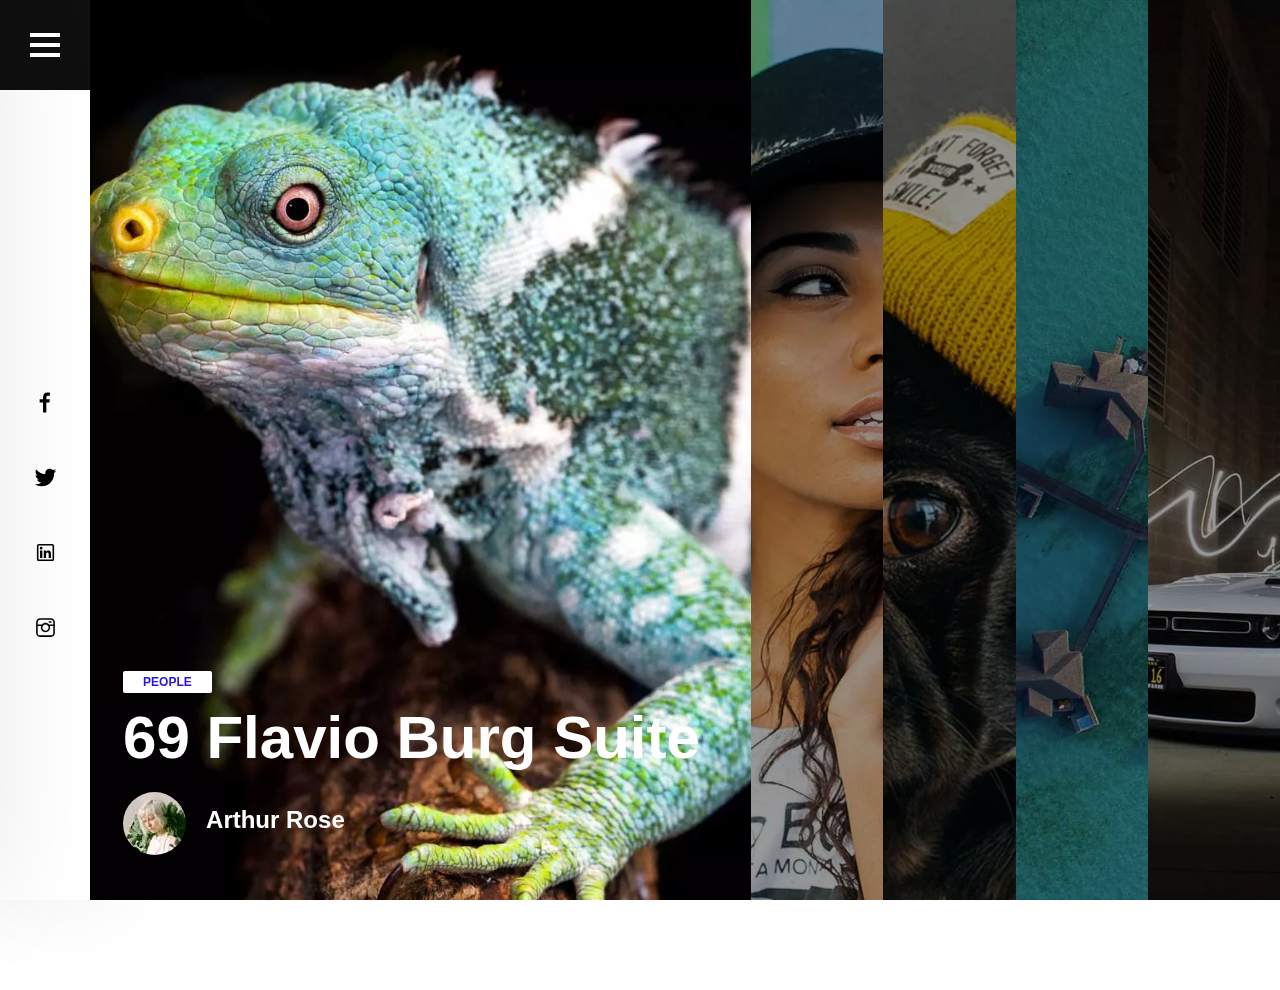
<file: index.html>
<!DOCTYPE html>
<html lang="en">

<head>
  <meta charset="UTF-8">
  <meta name="viewport" content="width=device-width, initial-scale=1.0">
  <title>Tulen</title>
  <link rel="stylesheet" href="home.css">
</head>

<body>
  <div id="background1">
    <div id="menu">
      <div id="btnmenu">
        <input id="check1" type="checkbox">
        <div id="aba">
          <div id="orgTITULO">
            <div id="btnclose">
              <svg id="setaE" version="1.1" xmlns="http://www.w3.org/2000/svg"
                xmlns:xlink="http://www.w3.org/1999/xlink" width="30" height="50" viewBox="0 0 20 20">
                <path fill="#fff"
                  d="M0.646 10.146l6-6c0.195-0.195 0.512-0.195 0.707 0s0.195 0.512 0 0.707l-5.146 5.146h16.293c0.276 0 0.5 0.224 0.5 0.5s-0.224 0.5-0.5 0.5h-16.293l5.146 5.146c0.195 0.195 0.195 0.512 0 0.707-0.098 0.098-0.226 0.146-0.354 0.146s-0.256-0.049-0.354-0.146l-6-6c-0.195-0.195-0.195-0.512 0-0.707z">
                </path>
              </svg>
            </div>
            <div id="titulo"><img src="img/logo.png" alt=""></div>
          </div>
          <div id="orgMID">
            <a id="menupag1" href="index.html">Home</a>
            <a class="menupag" href="About.html">About</a>
            <a class="menupag" href="gallery.html">Gallery</a>
            <a class="menupag" href="Blog.html">Blog</a>
            <a class="menupag" href="Contact.html">Contact</a>
          </div>
          <div id="redessociais2">
            <svg class="rd2" xmlns="http://www.w3.org/2000/svg" x="0px" y="0px" width="25" height="25"
              viewBox="0 0 30 30">
              <path
                d="M12,27V15H8v-4h4V8.852C12,4.785,13.981,3,17.361,3c1.619,0,2.475,0.12,2.88,0.175V7h-2.305C16.501,7,16,7.757,16,9.291V11 h4.205l-0.571,4H16v12H12z">
              </path>
            </svg><svg class="rd2" xmlns="http://www.w3.org/2000/svg" x="0px" y="0px" width="25" height="25"
              viewBox="0 0 30 30">
              <path
                d="M28,6.937c-0.957,0.425-1.985,0.711-3.064,0.84c1.102-0.66,1.947-1.705,2.345-2.951c-1.03,0.611-2.172,1.055-3.388,1.295 c-0.973-1.037-2.359-1.685-3.893-1.685c-2.946,0-5.334,2.389-5.334,5.334c0,0.418,0.048,0.826,0.138,1.215 c-4.433-0.222-8.363-2.346-10.995-5.574C3.351,6.199,3.088,7.115,3.088,8.094c0,1.85,0.941,3.483,2.372,4.439 c-0.874-0.028-1.697-0.268-2.416-0.667c0,0.023,0,0.044,0,0.067c0,2.585,1.838,4.741,4.279,5.23 c-0.447,0.122-0.919,0.187-1.406,0.187c-0.343,0-0.678-0.034-1.003-0.095c0.679,2.119,2.649,3.662,4.983,3.705 c-1.825,1.431-4.125,2.284-6.625,2.284c-0.43,0-0.855-0.025-1.273-0.075c2.361,1.513,5.164,2.396,8.177,2.396 c9.812,0,15.176-8.128,15.176-15.177c0-0.231-0.005-0.461-0.015-0.69C26.38,8.945,27.285,8.006,28,6.937z">
              </path>
            </svg><svg class="rd2" xmlns="http://www.w3.org/2000/svg" x="0px" y="0px" width="25" height="25"
              viewBox="0 0 32 32">
              <path
                d="M 7.5 5 C 6.132813 5 5 6.132813 5 7.5 L 5 24.5 C 5 25.867188 6.132813 27 7.5 27 L 24.5 27 C 25.867188 27 27 25.867188 27 24.5 L 27 7.5 C 27 6.132813 25.867188 5 24.5 5 Z M 7.5 7 L 24.5 7 C 24.785156 7 25 7.214844 25 7.5 L 25 24.5 C 25 24.785156 24.785156 25 24.5 25 L 7.5 25 C 7.214844 25 7 24.785156 7 24.5 L 7 7.5 C 7 7.214844 7.214844 7 7.5 7 Z M 10.4375 8.71875 C 9.488281 8.71875 8.71875 9.488281 8.71875 10.4375 C 8.71875 11.386719 9.488281 12.15625 10.4375 12.15625 C 11.386719 12.15625 12.15625 11.386719 12.15625 10.4375 C 12.15625 9.488281 11.386719 8.71875 10.4375 8.71875 Z M 19.46875 13.28125 C 18.035156 13.28125 17.082031 14.066406 16.6875 14.8125 L 16.625 14.8125 L 16.625 13.5 L 13.8125 13.5 L 13.8125 23 L 16.75 23 L 16.75 18.3125 C 16.75 17.074219 16.996094 15.875 18.53125 15.875 C 20.042969 15.875 20.0625 17.273438 20.0625 18.375 L 20.0625 23 L 23 23 L 23 17.78125 C 23 15.226563 22.457031 13.28125 19.46875 13.28125 Z M 9 13.5 L 9 23 L 11.96875 23 L 11.96875 13.5 Z">
              </path>
            </svg><svg class="rd2" xmlns="http://www.w3.org/2000/svg" x="0px" y="0px" width="25" height="25"
              viewBox="0 0 48 48">
              <path
                d="M 13.5 6 C 9.3754991 6 6 9.3754991 6 13.5 L 6 34.5 C 6 38.624501 9.3754991 42 13.5 42 L 34.5 42 C 38.624501 42 42 38.624501 42 34.5 L 42 13.5 C 42 9.3754991 38.624501 6 34.5 6 L 13.5 6 z M 13.5 9 L 34.5 9 C 37.003499 9 39 10.996501 39 13.5 L 39 18 L 30.599609 18 C 28.950631 16.186543 26.631199 15 24 15 C 21.368801 15 19.049369 16.186543 17.400391 18 L 9 18 L 9 13.5 C 9 10.996501 10.996501 9 13.5 9 z M 31.5 12 A 1.50015 1.50015 0 1 0 31.5 15 L 34.5 15 A 1.50015 1.50015 0 1 0 34.5 12 L 31.5 12 z M 24 18 C 27.331479 18 30 20.668523 30 24 C 30 27.331477 27.331479 30 24 30 C 20.668521 30 18 27.331477 18 24 C 18 20.668523 20.668521 18 24 18 z M 9 21 L 15.607422 21 C 15.265966 21.948081 15 22.937567 15 24 C 15 28.952794 19.047202 33 24 33 C 28.952798 33 33 28.952794 33 24 C 33 22.937567 32.734034 21.948081 32.392578 21 L 39 21 L 39 34.5 C 39 37.003499 37.003499 39 34.5 39 L 13.5 39 C 10.996501 39 9 37.003499 9 34.5 L 9 21 z">
              </path>
            </svg>
          </div>
          <p id="txt1">Copyright ©2025 All rights reserved | This template is made with by Colorlib</p>
        </div>
        <div id="listrasbrancas">
          <div id="listrasbrancas2"></div>
        </div>
      </div>
      <div id="redessociais">
        <svg xmlns="http://www.w3.org/2000/svg" x="0px" y="0px" width="25" height="25" viewBox="0 0 30 30">
          <path
            d="M12,27V15H8v-4h4V8.852C12,4.785,13.981,3,17.361,3c1.619,0,2.475,0.12,2.88,0.175V7h-2.305C16.501,7,16,7.757,16,9.291V11 h4.205l-0.571,4H16v12H12z">
          </path>
        </svg><svg xmlns="http://www.w3.org/2000/svg" x="0px" y="0px" width="25" height="25" viewBox="0 0 30 30">
          <path
            d="M28,6.937c-0.957,0.425-1.985,0.711-3.064,0.84c1.102-0.66,1.947-1.705,2.345-2.951c-1.03,0.611-2.172,1.055-3.388,1.295 c-0.973-1.037-2.359-1.685-3.893-1.685c-2.946,0-5.334,2.389-5.334,5.334c0,0.418,0.048,0.826,0.138,1.215 c-4.433-0.222-8.363-2.346-10.995-5.574C3.351,6.199,3.088,7.115,3.088,8.094c0,1.85,0.941,3.483,2.372,4.439 c-0.874-0.028-1.697-0.268-2.416-0.667c0,0.023,0,0.044,0,0.067c0,2.585,1.838,4.741,4.279,5.23 c-0.447,0.122-0.919,0.187-1.406,0.187c-0.343,0-0.678-0.034-1.003-0.095c0.679,2.119,2.649,3.662,4.983,3.705 c-1.825,1.431-4.125,2.284-6.625,2.284c-0.43,0-0.855-0.025-1.273-0.075c2.361,1.513,5.164,2.396,8.177,2.396 c9.812,0,15.176-8.128,15.176-15.177c0-0.231-0.005-0.461-0.015-0.69C26.38,8.945,27.285,8.006,28,6.937z">
          </path>
        </svg><svg xmlns="http://www.w3.org/2000/svg" x="0px" y="0px" width="25" height="25" viewBox="0 0 32 32">
          <path
            d="M 7.5 5 C 6.132813 5 5 6.132813 5 7.5 L 5 24.5 C 5 25.867188 6.132813 27 7.5 27 L 24.5 27 C 25.867188 27 27 25.867188 27 24.5 L 27 7.5 C 27 6.132813 25.867188 5 24.5 5 Z M 7.5 7 L 24.5 7 C 24.785156 7 25 7.214844 25 7.5 L 25 24.5 C 25 24.785156 24.785156 25 24.5 25 L 7.5 25 C 7.214844 25 7 24.785156 7 24.5 L 7 7.5 C 7 7.214844 7.214844 7 7.5 7 Z M 10.4375 8.71875 C 9.488281 8.71875 8.71875 9.488281 8.71875 10.4375 C 8.71875 11.386719 9.488281 12.15625 10.4375 12.15625 C 11.386719 12.15625 12.15625 11.386719 12.15625 10.4375 C 12.15625 9.488281 11.386719 8.71875 10.4375 8.71875 Z M 19.46875 13.28125 C 18.035156 13.28125 17.082031 14.066406 16.6875 14.8125 L 16.625 14.8125 L 16.625 13.5 L 13.8125 13.5 L 13.8125 23 L 16.75 23 L 16.75 18.3125 C 16.75 17.074219 16.996094 15.875 18.53125 15.875 C 20.042969 15.875 20.0625 17.273438 20.0625 18.375 L 20.0625 23 L 23 23 L 23 17.78125 C 23 15.226563 22.457031 13.28125 19.46875 13.28125 Z M 9 13.5 L 9 23 L 11.96875 23 L 11.96875 13.5 Z">
          </path>
        </svg><svg xmlns="http://www.w3.org/2000/svg" x="0px" y="0px" width="25" height="25" viewBox="0 0 48 48">
          <path
            d="M 13.5 6 C 9.3754991 6 6 9.3754991 6 13.5 L 6 34.5 C 6 38.624501 9.3754991 42 13.5 42 L 34.5 42 C 38.624501 42 42 38.624501 42 34.5 L 42 13.5 C 42 9.3754991 38.624501 6 34.5 6 L 13.5 6 z M 13.5 9 L 34.5 9 C 37.003499 9 39 10.996501 39 13.5 L 39 18 L 30.599609 18 C 28.950631 16.186543 26.631199 15 24 15 C 21.368801 15 19.049369 16.186543 17.400391 18 L 9 18 L 9 13.5 C 9 10.996501 10.996501 9 13.5 9 z M 31.5 12 A 1.50015 1.50015 0 1 0 31.5 15 L 34.5 15 A 1.50015 1.50015 0 1 0 34.5 12 L 31.5 12 z M 24 18 C 27.331479 18 30 20.668523 30 24 C 30 27.331477 27.331479 30 24 30 C 20.668521 30 18 27.331477 18 24 C 18 20.668523 20.668521 18 24 18 z M 9 21 L 15.607422 21 C 15.265966 21.948081 15 22.937567 15 24 C 15 28.952794 19.047202 33 24 33 C 28.952798 33 33 28.952794 33 24 C 33 22.937567 32.734034 21.948081 32.392578 21 L 39 21 L 39 34.5 C 39 37.003499 37.003499 39 34.5 39 L 13.5 39 C 10.996501 39 9 37.003499 9 34.5 L 9 21 z">
          </path>
        </svg>

      </div>
    </div>
    <div id="imagens">
      <div class="item" id="mulher">
        <span class="txt">
          <div>
            <div class="txtP">people</div>
          </div>
          <h2>69 Flavio Burg Suite Arthur Rose</h2>
            <div class="autor"><img class="imgA" src="img/home/author.jpg" alt=""><h4>Arthur Rose</h4></div>
        </span>
      </div>
      <div class="item" id="cao">
        <span class="txt">
          <div>
            <div class="txtP">people</div>
          </div>
          <h2>69 Flavio Burg Suite </h2>
            <div class="autor"><img class="imgA" src="img/home/author.jpg" alt=""><h4>Arthur Rose</h4></div>
        </span>
      </div>
      <div class="item" id="mar">
        <span class="txt">
          <div>
            <div class="txtP"> people</div>
          </div>
          <h2>69 Flavio Burg Suite </h2>
            <div class="autor"><img class="imgA" src="img/home/author.jpg" alt=""><h4>Arthur Rose</h4></div>
        </span>
      </div>
      <div class="item" id="car">
        <span class="txt">
          <div>
            <div class="txtP"> people</div>
          </div>
          <h2>69 Flavio Burg Suite </h2>
            <div class="autor"><img class="imgA" src="img/home/author.jpg" alt=""><h4>Arthur Rose</h4></div>
        </span>
      </div>
      <div class="item" id="calango">
        <span class="txt">
          <div>
            <div class="txtP"> people</div>
          </div>
          <h2>69 Flavio Burg Suite </h2>
          <div class="autor"><img class="imgA" src="img/home/author.jpg" alt=""><h4>Arthur Rose</h4></div>
        </span>
      </div>

    </div>

  </div>





</body>

</html>
</file>
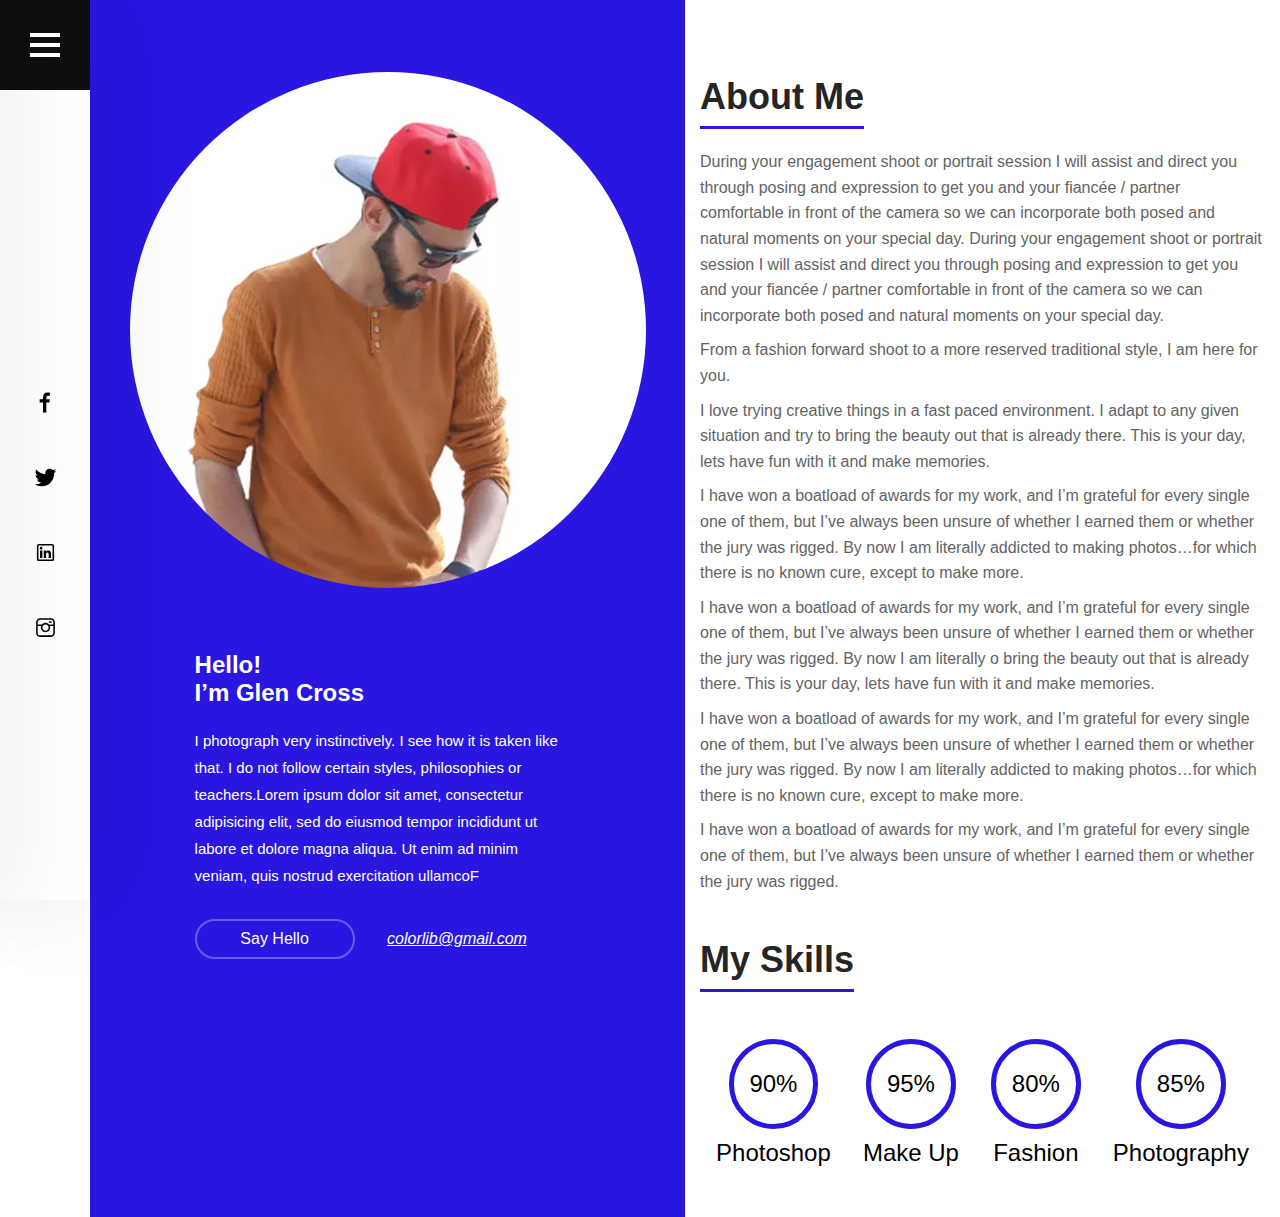
<file: About.html>
<!DOCTYPE html>
<html lang="en">

<head>
    <meta charset="UTF-8">
    <meta name="viewport" content="width=device-width, initial-scale=1.0">
    <title>About</title>
    <link rel="stylesheet" href="About.css">
</head>

<body>
    <div id="background1">
        <div id="menu">
            <div id="btnmenu">
                <input id="check1" type="checkbox">
                <div id="aba">
                    <div id="orgTITULO">
                        <div id="btnclose">
                            <svg id="setaE" version="1.1" xmlns="http://www.w3.org/2000/svg"
                                xmlns:xlink="http://www.w3.org/1999/xlink" width="30" height="50" viewBox="0 0 20 20">
                                <path fill="#fff"
                                    d="M0.646 10.146l6-6c0.195-0.195 0.512-0.195 0.707 0s0.195 0.512 0 0.707l-5.146 5.146h16.293c0.276 0 0.5 0.224 0.5 0.5s-0.224 0.5-0.5 0.5h-16.293l5.146 5.146c0.195 0.195 0.195 0.512 0 0.707-0.098 0.098-0.226 0.146-0.354 0.146s-0.256-0.049-0.354-0.146l-6-6c-0.195-0.195-0.195-0.512 0-0.707z">
                                </path>
                            </svg>
                        </div>
                        <div id="titulo"><img src="img/logo.png" alt=""></div>
                    </div>
                    <div id="orgMID">
                        <a class="menupag" href="index.html">Home</a>
                        <a id="menupag1" href="About.html">About</a>
                        <a class="menupag" href="gallery.html">Gallery</a>
                        <a class="menupag" href="Blog.html">Blog</a>
                        <a class="menupag" href="Contact.html">Contact</a>
                    </div>
                    <div id="redessociais2">
                        <svg class="rd2" xmlns="http://www.w3.org/2000/svg" x="0px" y="0px" width="25" height="25"
                            viewBox="0 0 30 30">
                            <path
                                d="M12,27V15H8v-4h4V8.852C12,4.785,13.981,3,17.361,3c1.619,0,2.475,0.12,2.88,0.175V7h-2.305C16.501,7,16,7.757,16,9.291V11 h4.205l-0.571,4H16v12H12z">
                            </path>
                        </svg><svg class="rd2" xmlns="http://www.w3.org/2000/svg" x="0px" y="0px" width="25" height="25"
                            viewBox="0 0 30 30">
                            <path
                                d="M28,6.937c-0.957,0.425-1.985,0.711-3.064,0.84c1.102-0.66,1.947-1.705,2.345-2.951c-1.03,0.611-2.172,1.055-3.388,1.295 c-0.973-1.037-2.359-1.685-3.893-1.685c-2.946,0-5.334,2.389-5.334,5.334c0,0.418,0.048,0.826,0.138,1.215 c-4.433-0.222-8.363-2.346-10.995-5.574C3.351,6.199,3.088,7.115,3.088,8.094c0,1.85,0.941,3.483,2.372,4.439 c-0.874-0.028-1.697-0.268-2.416-0.667c0,0.023,0,0.044,0,0.067c0,2.585,1.838,4.741,4.279,5.23 c-0.447,0.122-0.919,0.187-1.406,0.187c-0.343,0-0.678-0.034-1.003-0.095c0.679,2.119,2.649,3.662,4.983,3.705 c-1.825,1.431-4.125,2.284-6.625,2.284c-0.43,0-0.855-0.025-1.273-0.075c2.361,1.513,5.164,2.396,8.177,2.396 c9.812,0,15.176-8.128,15.176-15.177c0-0.231-0.005-0.461-0.015-0.69C26.38,8.945,27.285,8.006,28,6.937z">
                            </path>
                        </svg><svg class="rd2" xmlns="http://www.w3.org/2000/svg" x="0px" y="0px" width="25" height="25"
                            viewBox="0 0 32 32">
                            <path
                                d="M 7.5 5 C 6.132813 5 5 6.132813 5 7.5 L 5 24.5 C 5 25.867188 6.132813 27 7.5 27 L 24.5 27 C 25.867188 27 27 25.867188 27 24.5 L 27 7.5 C 27 6.132813 25.867188 5 24.5 5 Z M 7.5 7 L 24.5 7 C 24.785156 7 25 7.214844 25 7.5 L 25 24.5 C 25 24.785156 24.785156 25 24.5 25 L 7.5 25 C 7.214844 25 7 24.785156 7 24.5 L 7 7.5 C 7 7.214844 7.214844 7 7.5 7 Z M 10.4375 8.71875 C 9.488281 8.71875 8.71875 9.488281 8.71875 10.4375 C 8.71875 11.386719 9.488281 12.15625 10.4375 12.15625 C 11.386719 12.15625 12.15625 11.386719 12.15625 10.4375 C 12.15625 9.488281 11.386719 8.71875 10.4375 8.71875 Z M 19.46875 13.28125 C 18.035156 13.28125 17.082031 14.066406 16.6875 14.8125 L 16.625 14.8125 L 16.625 13.5 L 13.8125 13.5 L 13.8125 23 L 16.75 23 L 16.75 18.3125 C 16.75 17.074219 16.996094 15.875 18.53125 15.875 C 20.042969 15.875 20.0625 17.273438 20.0625 18.375 L 20.0625 23 L 23 23 L 23 17.78125 C 23 15.226563 22.457031 13.28125 19.46875 13.28125 Z M 9 13.5 L 9 23 L 11.96875 23 L 11.96875 13.5 Z">
                            </path>
                        </svg><svg class="rd2" xmlns="http://www.w3.org/2000/svg" x="0px" y="0px" width="25" height="25"
                            viewBox="0 0 48 48">
                            <path
                                d="M 13.5 6 C 9.3754991 6 6 9.3754991 6 13.5 L 6 34.5 C 6 38.624501 9.3754991 42 13.5 42 L 34.5 42 C 38.624501 42 42 38.624501 42 34.5 L 42 13.5 C 42 9.3754991 38.624501 6 34.5 6 L 13.5 6 z M 13.5 9 L 34.5 9 C 37.003499 9 39 10.996501 39 13.5 L 39 18 L 30.599609 18 C 28.950631 16.186543 26.631199 15 24 15 C 21.368801 15 19.049369 16.186543 17.400391 18 L 9 18 L 9 13.5 C 9 10.996501 10.996501 9 13.5 9 z M 31.5 12 A 1.50015 1.50015 0 1 0 31.5 15 L 34.5 15 A 1.50015 1.50015 0 1 0 34.5 12 L 31.5 12 z M 24 18 C 27.331479 18 30 20.668523 30 24 C 30 27.331477 27.331479 30 24 30 C 20.668521 30 18 27.331477 18 24 C 18 20.668523 20.668521 18 24 18 z M 9 21 L 15.607422 21 C 15.265966 21.948081 15 22.937567 15 24 C 15 28.952794 19.047202 33 24 33 C 28.952798 33 33 28.952794 33 24 C 33 22.937567 32.734034 21.948081 32.392578 21 L 39 21 L 39 34.5 C 39 37.003499 37.003499 39 34.5 39 L 13.5 39 C 10.996501 39 9 37.003499 9 34.5 L 9 21 z">
                            </path>
                        </svg>
                    </div>
                    <p id="txt1">Copyright ©2025 All rights reserved | This template is made with by Colorlib</p>
                </div>
                <div id="listrasbrancas">
                    <div id="listrasbrancas2"></div>
                </div>
            </div>
            <div id="redessociais">
                <svg xmlns="http://www.w3.org/2000/svg" x="0px" y="0px" width="25" height="25" viewBox="0 0 30 30">
                    <path
                        d="M12,27V15H8v-4h4V8.852C12,4.785,13.981,3,17.361,3c1.619,0,2.475,0.12,2.88,0.175V7h-2.305C16.501,7,16,7.757,16,9.291V11 h4.205l-0.571,4H16v12H12z">
                    </path>
                </svg><svg xmlns="http://www.w3.org/2000/svg" x="0px" y="0px" width="25" height="25"
                    viewBox="0 0 30 30">
                    <path
                        d="M28,6.937c-0.957,0.425-1.985,0.711-3.064,0.84c1.102-0.66,1.947-1.705,2.345-2.951c-1.03,0.611-2.172,1.055-3.388,1.295 c-0.973-1.037-2.359-1.685-3.893-1.685c-2.946,0-5.334,2.389-5.334,5.334c0,0.418,0.048,0.826,0.138,1.215 c-4.433-0.222-8.363-2.346-10.995-5.574C3.351,6.199,3.088,7.115,3.088,8.094c0,1.85,0.941,3.483,2.372,4.439 c-0.874-0.028-1.697-0.268-2.416-0.667c0,0.023,0,0.044,0,0.067c0,2.585,1.838,4.741,4.279,5.23 c-0.447,0.122-0.919,0.187-1.406,0.187c-0.343,0-0.678-0.034-1.003-0.095c0.679,2.119,2.649,3.662,4.983,3.705 c-1.825,1.431-4.125,2.284-6.625,2.284c-0.43,0-0.855-0.025-1.273-0.075c2.361,1.513,5.164,2.396,8.177,2.396 c9.812,0,15.176-8.128,15.176-15.177c0-0.231-0.005-0.461-0.015-0.69C26.38,8.945,27.285,8.006,28,6.937z">
                    </path>
                </svg><svg xmlns="http://www.w3.org/2000/svg" x="0px" y="0px" width="25" height="25"
                    viewBox="0 0 32 32">
                    <path
                        d="M 7.5 5 C 6.132813 5 5 6.132813 5 7.5 L 5 24.5 C 5 25.867188 6.132813 27 7.5 27 L 24.5 27 C 25.867188 27 27 25.867188 27 24.5 L 27 7.5 C 27 6.132813 25.867188 5 24.5 5 Z M 7.5 7 L 24.5 7 C 24.785156 7 25 7.214844 25 7.5 L 25 24.5 C 25 24.785156 24.785156 25 24.5 25 L 7.5 25 C 7.214844 25 7 24.785156 7 24.5 L 7 7.5 C 7 7.214844 7.214844 7 7.5 7 Z M 10.4375 8.71875 C 9.488281 8.71875 8.71875 9.488281 8.71875 10.4375 C 8.71875 11.386719 9.488281 12.15625 10.4375 12.15625 C 11.386719 12.15625 12.15625 11.386719 12.15625 10.4375 C 12.15625 9.488281 11.386719 8.71875 10.4375 8.71875 Z M 19.46875 13.28125 C 18.035156 13.28125 17.082031 14.066406 16.6875 14.8125 L 16.625 14.8125 L 16.625 13.5 L 13.8125 13.5 L 13.8125 23 L 16.75 23 L 16.75 18.3125 C 16.75 17.074219 16.996094 15.875 18.53125 15.875 C 20.042969 15.875 20.0625 17.273438 20.0625 18.375 L 20.0625 23 L 23 23 L 23 17.78125 C 23 15.226563 22.457031 13.28125 19.46875 13.28125 Z M 9 13.5 L 9 23 L 11.96875 23 L 11.96875 13.5 Z">
                    </path>
                </svg><svg xmlns="http://www.w3.org/2000/svg" x="0px" y="0px" width="25" height="25"
                    viewBox="0 0 48 48">
                    <path
                        d="M 13.5 6 C 9.3754991 6 6 9.3754991 6 13.5 L 6 34.5 C 6 38.624501 9.3754991 42 13.5 42 L 34.5 42 C 38.624501 42 42 38.624501 42 34.5 L 42 13.5 C 42 9.3754991 38.624501 6 34.5 6 L 13.5 6 z M 13.5 9 L 34.5 9 C 37.003499 9 39 10.996501 39 13.5 L 39 18 L 30.599609 18 C 28.950631 16.186543 26.631199 15 24 15 C 21.368801 15 19.049369 16.186543 17.400391 18 L 9 18 L 9 13.5 C 9 10.996501 10.996501 9 13.5 9 z M 31.5 12 A 1.50015 1.50015 0 1 0 31.5 15 L 34.5 15 A 1.50015 1.50015 0 1 0 34.5 12 L 31.5 12 z M 24 18 C 27.331479 18 30 20.668523 30 24 C 30 27.331477 27.331479 30 24 30 C 20.668521 30 18 27.331477 18 24 C 18 20.668523 20.668521 18 24 18 z M 9 21 L 15.607422 21 C 15.265966 21.948081 15 22.937567 15 24 C 15 28.952794 19.047202 33 24 33 C 28.952798 33 33 28.952794 33 24 C 33 22.937567 32.734034 21.948081 32.392578 21 L 39 21 L 39 34.5 C 39 37.003499 37.003499 39 34.5 39 L 13.5 39 C 10.996501 39 9 37.003499 9 34.5 L 9 21 z">
                    </path>
                </svg>

            </div>
        </div>
    
        <div id="coluna1">
            <div id="flexE">
                <div id="divimg1"><img id="imgabout" src="img/imgabout.jpg" alt=""></div>
                <div id="txtAbout">
                    <h2 class="txtAbout1">Hello!</h2>
                    <h2 class="txtAbout1">I’m <strong>Glen Cross</strong></h2>
                    <p id="txtAbout2">I photograph very instinctively. I see how it is taken like that. I do not follow
                        certain styles,
                        philosophies or teachers.Lorem ipsum dolor sit amet, consectetur adipisicing elit, sed do eiusmod
                        tempor
                        incididunt ut labore et dolore magna aliqua. Ut enim ad minim veniam, quis nostrud exercitation
                        ullamcoF
                    </p>
                    <a id="btnAbout1" href="">Say Hello</a>
    
                    <a id="gmailAbout" href=""> colorlib@gmail.com</a>
                </div>
            </div>
        </div>
        <div id="coluna2">
            <div id="divtxtcol2">
                <h2 id="txtcoluna2">About Me</h2>
                <p class="txtAbout3">During your engagement shoot or portrait session I will assist and direct you through
                    posing and
                    expression to get you and your fiancée / partner comfortable in front of the camera so we can
                    incorporate both posed and natural moments on your special day. During your engagement shoot or portrait
                    session I will assist and direct you through posing and expression to get you and your fiancée / partner
                    comfortable in front of the camera so we can incorporate both posed and natural moments on your special
                    day. </p>
                <p class="txtAbout3">From a fashion forward shoot to a more reserved traditional style, I am here for you.
                </p>
                <p class="txtAbout3"> I love trying creative things in a fast paced environment. I adapt to any given
                    situation and try to
                    bring the beauty out that is already there. This is your day, lets have fun with it and make memories.
                </p>
                <p class="txtAbout3">I have won a boatload of awards for my work, and I’m grateful for every single one of
                    them, but I’ve always been unsure of whether I earned them or whether the jury was rigged. By now I am
                    literally addicted to making photos…for which there is no known cure, except to make more.</p>
                <p class="txtAbout3">I have won a boatload of awards for my work, and I’m grateful for every single one of
                    them, but I’ve always been unsure of whether I earned them or whether the jury was rigged. By now I am
                    literally o bring the beauty out that is already there. This is your day, lets have fun with it and make
                    memories.</p>
                <p class="txtAbout3">I have won a boatload of awards for my work, and I’m grateful for every single one of
                    them, but I’ve always been unsure of whether I earned them or whether the jury was rigged. By now I am
                    literally addicted to making photos…for which there is no known cure, except to make more.</p>
                <p class="txtAbout3">I have won a boatload of awards for my work, and I’m grateful for every single one of
                    them, but I’ve always been unsure of whether I earned them or whether the jury was rigged.</p>
                <h2 id="txtcoluna2">My Skills</h2>  

                <div id="Skills">
                   <div class="divSkils"><div class="circulo">90%</div><span>Photoshop</span></div>
                   <div class="divSkils"><div class="circulo">95%</div>Make Up</div>
                   <div class="divSkils"><div class="circulo">80%</div>Fashion</div>
                   <div class="divSkils"><div class="circulo">85%</div>Photography</div>
                </div>
    
                
            </div>
        </div>
    
    </div>

</body>

</html>
</file>
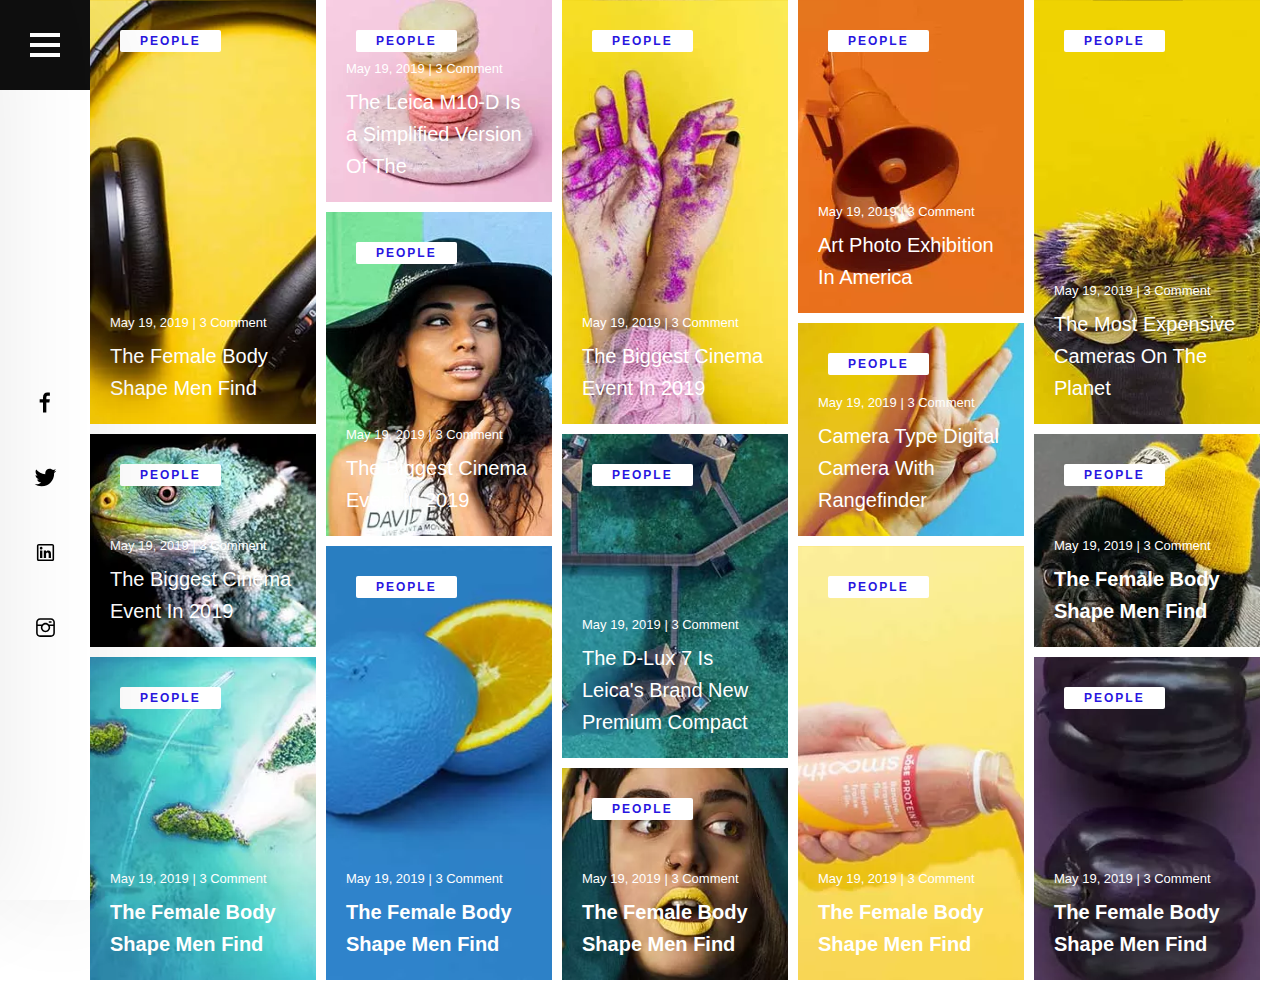
<file: Blog.html>
<!DOCTYPE html>
<html lang="en">

<head>
  <meta charset="UTF-8">
  <meta name="viewport" content="width=device-width, initial-scale=1.0">
  <title>Blog</title>
  <link rel="stylesheet" href="Blog.css">
</head>

<body>
  <div id="background1">
    <div id="menu">
      <div id="btnmenu">
        <input id="check1" type="checkbox">
        <div id="aba">
          <div id="orgTITULO">
            <div id="btnclose">
              <svg id="setaE" version="1.1" xmlns="http://www.w3.org/2000/svg"
                xmlns:xlink="http://www.w3.org/1999/xlink" width="30" height="50" viewBox="0 0 20 20">
                <path fill="#fff"
                  d="M0.646 10.146l6-6c0.195-0.195 0.512-0.195 0.707 0s0.195 0.512 0 0.707l-5.146 5.146h16.293c0.276 0 0.5 0.224 0.5 0.5s-0.224 0.5-0.5 0.5h-16.293l5.146 5.146c0.195 0.195 0.195 0.512 0 0.707-0.098 0.098-0.226 0.146-0.354 0.146s-0.256-0.049-0.354-0.146l-6-6c-0.195-0.195-0.195-0.512 0-0.707z">
                </path>
              </svg>
            </div>
            <div id="titulo"><img src="img/logo.png" alt=""></div>
          </div>
          <div id="orgMID">
            <a class="menupag" href="index.html">Home</a>
            <a class="menupag" href="About.html">About</a>
            <a class="menupag" href="gallery.html">Gallery</a>
            <a id="menupag1" href="Blog.html">Blog</a>
            <a class="menupag" href="Contact.html">Contact</a>
          </div>
          <div id="redessociais2">
            <svg class="rd2" xmlns="http://www.w3.org/2000/svg" x="0px" y="0px" width="25" height="25"
              viewBox="0 0 30 30">
              <path
                d="M12,27V15H8v-4h4V8.852C12,4.785,13.981,3,17.361,3c1.619,0,2.475,0.12,2.88,0.175V7h-2.305C16.501,7,16,7.757,16,9.291V11 h4.205l-0.571,4H16v12H12z">
              </path>
            </svg><svg class="rd2" xmlns="http://www.w3.org/2000/svg" x="0px" y="0px" width="25" height="25"
              viewBox="0 0 30 30">
              <path
                d="M28,6.937c-0.957,0.425-1.985,0.711-3.064,0.84c1.102-0.66,1.947-1.705,2.345-2.951c-1.03,0.611-2.172,1.055-3.388,1.295 c-0.973-1.037-2.359-1.685-3.893-1.685c-2.946,0-5.334,2.389-5.334,5.334c0,0.418,0.048,0.826,0.138,1.215 c-4.433-0.222-8.363-2.346-10.995-5.574C3.351,6.199,3.088,7.115,3.088,8.094c0,1.85,0.941,3.483,2.372,4.439 c-0.874-0.028-1.697-0.268-2.416-0.667c0,0.023,0,0.044,0,0.067c0,2.585,1.838,4.741,4.279,5.23 c-0.447,0.122-0.919,0.187-1.406,0.187c-0.343,0-0.678-0.034-1.003-0.095c0.679,2.119,2.649,3.662,4.983,3.705 c-1.825,1.431-4.125,2.284-6.625,2.284c-0.43,0-0.855-0.025-1.273-0.075c2.361,1.513,5.164,2.396,8.177,2.396 c9.812,0,15.176-8.128,15.176-15.177c0-0.231-0.005-0.461-0.015-0.69C26.38,8.945,27.285,8.006,28,6.937z">
              </path>
            </svg><svg class="rd2" xmlns="http://www.w3.org/2000/svg" x="0px" y="0px" width="25" height="25"
              viewBox="0 0 32 32">
              <path
                d="M 7.5 5 C 6.132813 5 5 6.132813 5 7.5 L 5 24.5 C 5 25.867188 6.132813 27 7.5 27 L 24.5 27 C 25.867188 27 27 25.867188 27 24.5 L 27 7.5 C 27 6.132813 25.867188 5 24.5 5 Z M 7.5 7 L 24.5 7 C 24.785156 7 25 7.214844 25 7.5 L 25 24.5 C 25 24.785156 24.785156 25 24.5 25 L 7.5 25 C 7.214844 25 7 24.785156 7 24.5 L 7 7.5 C 7 7.214844 7.214844 7 7.5 7 Z M 10.4375 8.71875 C 9.488281 8.71875 8.71875 9.488281 8.71875 10.4375 C 8.71875 11.386719 9.488281 12.15625 10.4375 12.15625 C 11.386719 12.15625 12.15625 11.386719 12.15625 10.4375 C 12.15625 9.488281 11.386719 8.71875 10.4375 8.71875 Z M 19.46875 13.28125 C 18.035156 13.28125 17.082031 14.066406 16.6875 14.8125 L 16.625 14.8125 L 16.625 13.5 L 13.8125 13.5 L 13.8125 23 L 16.75 23 L 16.75 18.3125 C 16.75 17.074219 16.996094 15.875 18.53125 15.875 C 20.042969 15.875 20.0625 17.273438 20.0625 18.375 L 20.0625 23 L 23 23 L 23 17.78125 C 23 15.226563 22.457031 13.28125 19.46875 13.28125 Z M 9 13.5 L 9 23 L 11.96875 23 L 11.96875 13.5 Z">
              </path>
            </svg><svg class="rd2" xmlns="http://www.w3.org/2000/svg" x="0px" y="0px" width="25" height="25"
              viewBox="0 0 48 48">
              <path
                d="M 13.5 6 C 9.3754991 6 6 9.3754991 6 13.5 L 6 34.5 C 6 38.624501 9.3754991 42 13.5 42 L 34.5 42 C 38.624501 42 42 38.624501 42 34.5 L 42 13.5 C 42 9.3754991 38.624501 6 34.5 6 L 13.5 6 z M 13.5 9 L 34.5 9 C 37.003499 9 39 10.996501 39 13.5 L 39 18 L 30.599609 18 C 28.950631 16.186543 26.631199 15 24 15 C 21.368801 15 19.049369 16.186543 17.400391 18 L 9 18 L 9 13.5 C 9 10.996501 10.996501 9 13.5 9 z M 31.5 12 A 1.50015 1.50015 0 1 0 31.5 15 L 34.5 15 A 1.50015 1.50015 0 1 0 34.5 12 L 31.5 12 z M 24 18 C 27.331479 18 30 20.668523 30 24 C 30 27.331477 27.331479 30 24 30 C 20.668521 30 18 27.331477 18 24 C 18 20.668523 20.668521 18 24 18 z M 9 21 L 15.607422 21 C 15.265966 21.948081 15 22.937567 15 24 C 15 28.952794 19.047202 33 24 33 C 28.952798 33 33 28.952794 33 24 C 33 22.937567 32.734034 21.948081 32.392578 21 L 39 21 L 39 34.5 C 39 37.003499 37.003499 39 34.5 39 L 13.5 39 C 10.996501 39 9 37.003499 9 34.5 L 9 21 z">
              </path>
            </svg>
          </div>
          <p id="txt1">Copyright ©2025 All rights reserved | This template is made with by Colorlib</p>
        </div>
        <div id="listrasbrancas">
          <div id="listrasbrancas2"></div>
        </div>
      </div>
      <div id="redessociais">
        <svg xmlns="http://www.w3.org/2000/svg" x="0px" y="0px" width="25" height="25" viewBox="0 0 30 30">
          <path
            d="M12,27V15H8v-4h4V8.852C12,4.785,13.981,3,17.361,3c1.619,0,2.475,0.12,2.88,0.175V7h-2.305C16.501,7,16,7.757,16,9.291V11 h4.205l-0.571,4H16v12H12z">
          </path>
        </svg><svg xmlns="http://www.w3.org/2000/svg" x="0px" y="0px" width="25" height="25" viewBox="0 0 30 30">
          <path
            d="M28,6.937c-0.957,0.425-1.985,0.711-3.064,0.84c1.102-0.66,1.947-1.705,2.345-2.951c-1.03,0.611-2.172,1.055-3.388,1.295 c-0.973-1.037-2.359-1.685-3.893-1.685c-2.946,0-5.334,2.389-5.334,5.334c0,0.418,0.048,0.826,0.138,1.215 c-4.433-0.222-8.363-2.346-10.995-5.574C3.351,6.199,3.088,7.115,3.088,8.094c0,1.85,0.941,3.483,2.372,4.439 c-0.874-0.028-1.697-0.268-2.416-0.667c0,0.023,0,0.044,0,0.067c0,2.585,1.838,4.741,4.279,5.23 c-0.447,0.122-0.919,0.187-1.406,0.187c-0.343,0-0.678-0.034-1.003-0.095c0.679,2.119,2.649,3.662,4.983,3.705 c-1.825,1.431-4.125,2.284-6.625,2.284c-0.43,0-0.855-0.025-1.273-0.075c2.361,1.513,5.164,2.396,8.177,2.396 c9.812,0,15.176-8.128,15.176-15.177c0-0.231-0.005-0.461-0.015-0.69C26.38,8.945,27.285,8.006,28,6.937z">
          </path>
        </svg><svg xmlns="http://www.w3.org/2000/svg" x="0px" y="0px" width="25" height="25" viewBox="0 0 32 32">
          <path
            d="M 7.5 5 C 6.132813 5 5 6.132813 5 7.5 L 5 24.5 C 5 25.867188 6.132813 27 7.5 27 L 24.5 27 C 25.867188 27 27 25.867188 27 24.5 L 27 7.5 C 27 6.132813 25.867188 5 24.5 5 Z M 7.5 7 L 24.5 7 C 24.785156 7 25 7.214844 25 7.5 L 25 24.5 C 25 24.785156 24.785156 25 24.5 25 L 7.5 25 C 7.214844 25 7 24.785156 7 24.5 L 7 7.5 C 7 7.214844 7.214844 7 7.5 7 Z M 10.4375 8.71875 C 9.488281 8.71875 8.71875 9.488281 8.71875 10.4375 C 8.71875 11.386719 9.488281 12.15625 10.4375 12.15625 C 11.386719 12.15625 12.15625 11.386719 12.15625 10.4375 C 12.15625 9.488281 11.386719 8.71875 10.4375 8.71875 Z M 19.46875 13.28125 C 18.035156 13.28125 17.082031 14.066406 16.6875 14.8125 L 16.625 14.8125 L 16.625 13.5 L 13.8125 13.5 L 13.8125 23 L 16.75 23 L 16.75 18.3125 C 16.75 17.074219 16.996094 15.875 18.53125 15.875 C 20.042969 15.875 20.0625 17.273438 20.0625 18.375 L 20.0625 23 L 23 23 L 23 17.78125 C 23 15.226563 22.457031 13.28125 19.46875 13.28125 Z M 9 13.5 L 9 23 L 11.96875 23 L 11.96875 13.5 Z">
          </path>
        </svg><svg xmlns="http://www.w3.org/2000/svg" x="0px" y="0px" width="25" height="25" viewBox="0 0 48 48">
          <path
            d="M 13.5 6 C 9.3754991 6 6 9.3754991 6 13.5 L 6 34.5 C 6 38.624501 9.3754991 42 13.5 42 L 34.5 42 C 38.624501 42 42 38.624501 42 34.5 L 42 13.5 C 42 9.3754991 38.624501 6 34.5 6 L 13.5 6 z M 13.5 9 L 34.5 9 C 37.003499 9 39 10.996501 39 13.5 L 39 18 L 30.599609 18 C 28.950631 16.186543 26.631199 15 24 15 C 21.368801 15 19.049369 16.186543 17.400391 18 L 9 18 L 9 13.5 C 9 10.996501 10.996501 9 13.5 9 z M 31.5 12 A 1.50015 1.50015 0 1 0 31.5 15 L 34.5 15 A 1.50015 1.50015 0 1 0 34.5 12 L 31.5 12 z M 24 18 C 27.331479 18 30 20.668523 30 24 C 30 27.331477 27.331479 30 24 30 C 20.668521 30 18 27.331477 18 24 C 18 20.668523 20.668521 18 24 18 z M 9 21 L 15.607422 21 C 15.265966 21.948081 15 22.937567 15 24 C 15 28.952794 19.047202 33 24 33 C 28.952798 33 33 28.952794 33 24 C 33 22.937567 32.734034 21.948081 32.392578 21 L 39 21 L 39 34.5 C 39 37.003499 37.003499 39 34.5 39 L 13.5 39 C 10.996501 39 9 37.003499 9 34.5 L 9 21 z">
          </path>
        </svg>

      </div>
    </div>

    <div id="Blog">
      <div id="img1">
        <div class="tipo">People</div>
        <div class="org1">
          <div class="txt2">May 19, 2019 | 3 Comment</div><h2></h2><a class="txt3" href="Blog2.html">
            The Female Body Shape Men Find
          </a>
        </div>
      </div>
      <div id="img2">
        <div class="tipo">People</div>
        <div class="org1">
          <div class="txt2">May 19, 2019 | 3 Comment</div><a class="txt3" href="Blog2.html">
            The Leica M10-D Is a Simplified Version Of The
          </a>
        </div>
      </div>
      <div id="img4">
        <div class="tipo">People</div>
        <div class="org1">
          <div class="txt2">May 19, 2019 | 3 Comment</div><a class="txt3" href="Blog2.html">
            Art Photo Exhibition In America
          </a>
        </div>
      </div>
      <div id="img3">
        <div class="tipo">People</div>
        <div class="org1">
          <div class="txt2">May 19, 2019 | 3 Comment</div><a class="txt3" href="Blog2.html">
          The Biggest Cinema Event In 2019
          </a>
        </div>
      </div>
      <div id="img5">
        <div class="tipo">People</div>
        <div class="org1">
          <div class="txt2">May 19, 2019 | 3 Comment</div><a class="txt3" href="Blog2.html">
            The Most Expensive Cameras On The Planet
          </a>
        </div>
      </div>
      <div id="img6">
        <div class="tipo">People</div>
        <div class="org1">
          <div class="txt2">May 19, 2019 | 3 Comment</div><a class="txt3" href="Blog2.html">
            The Biggest Cinema Event In 2019
          </a>
        </div>
      </div>
      <div id="img7">
        <div class="tipo">People</div>
        <div class="org1">
          <div class="txt2">May 19, 2019 | 3 Comment</div><a class="txt3" href="Blog2.html">
            The Biggest Cinema Event In 2019
          </a>
        </div>
      </div>
      <div id="imgagua">
        <div class="tipo">People</div>
        <div class="org1">
          <div class="txt2">May 19, 2019 | 3 Comment</div><a class="txt3" href="">
            The D-Lux 7 Is Leica's Brand New Premium Compact
          </a>
        </div>
      </div>
      <div id="imgdedos">
        <div class="tipo">People</div>
        <div class="org1">
          <div class="txt2">May 19, 2019 | 3 Comment</div><a class="txt3" href="Blog2.html">
            Camera Type Digital Camera With Rangefinder
          </a>
        </div>
      </div>
      <div id="imgcao">
        <div class="tipo">People</div>
        <div class="org1">
          <div class="txt2">May 19, 2019 | 3 Comment</div><a class="txt3" href="Blog2.html">
            <h2>The Female Body Shape Men Find
          </a></h2>
        </div>
      </div>
      <div id="img11">
        <div class="tipo">People</div>
        <div class="org1">
          <div class="txt2">May 19, 2019 | 3 Comment</div><a class="txt3" href="Blog2.html">
            <h2>The Female Body Shape Men Find
          </a></h2>
        </div>
      </div>
      <div id="imglaranja">
        <div class="tipo">People</div>
        <div class="org1">
          <div class="txt2">May 19, 2019 | 3 Comment</div><a class="txt3" href="Blog2.html">
            <h2>The Female Body Shape Men Find
          </a></h2>
        </div>
      </div>
      <div id="imgassustada">
        <div class="tipo">People</div>
        <div class="org1">
          <div class="txt2">May 19, 2019 | 3 Comment</div><a class="txt3" href="Blog2.html">
            <h2>The Female Body Shape Men Find
          </a></h2>
        </div>
      </div>
      <div id="img14">
        <div class="tipo">People</div>
        <div class="org1">
          <div class="txt2">May 19, 2019 | 3 Comment</div><a class="txt3" href="Blog2.html">
            <h2>The Female Body Shape Men Find
          </a></h2>
        </div>
      </div>
      <div id="imgpimentao">
        <div class="tipo">People</div>
        <div class="org1">
          <div class="txt2">May 19, 2019 | 3 Comment</div><a class="txt3" href="Blog2.html">
            <h2>The Female Body Shape Men Find
          </a></h2>
        </div>
      </div>
      <div></div>
    </div>

  </div>

</body>

</html>
</file>
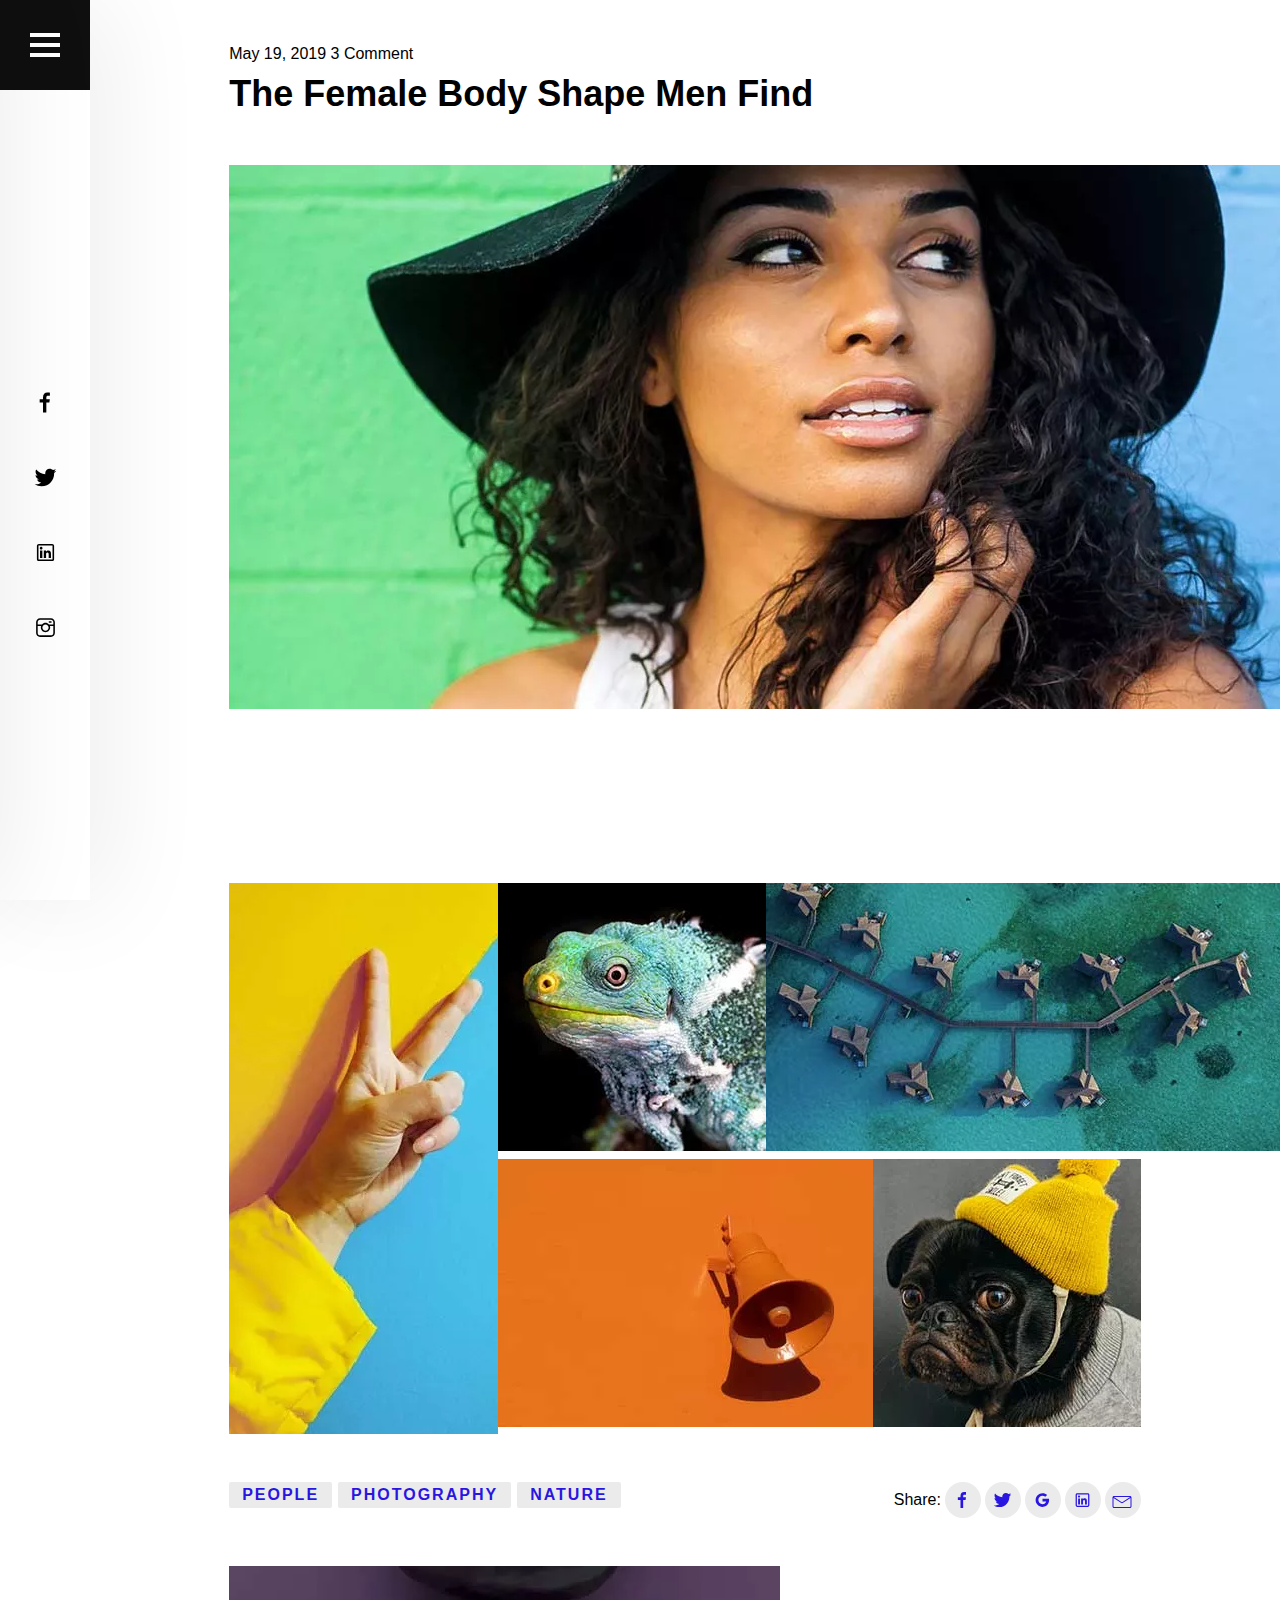
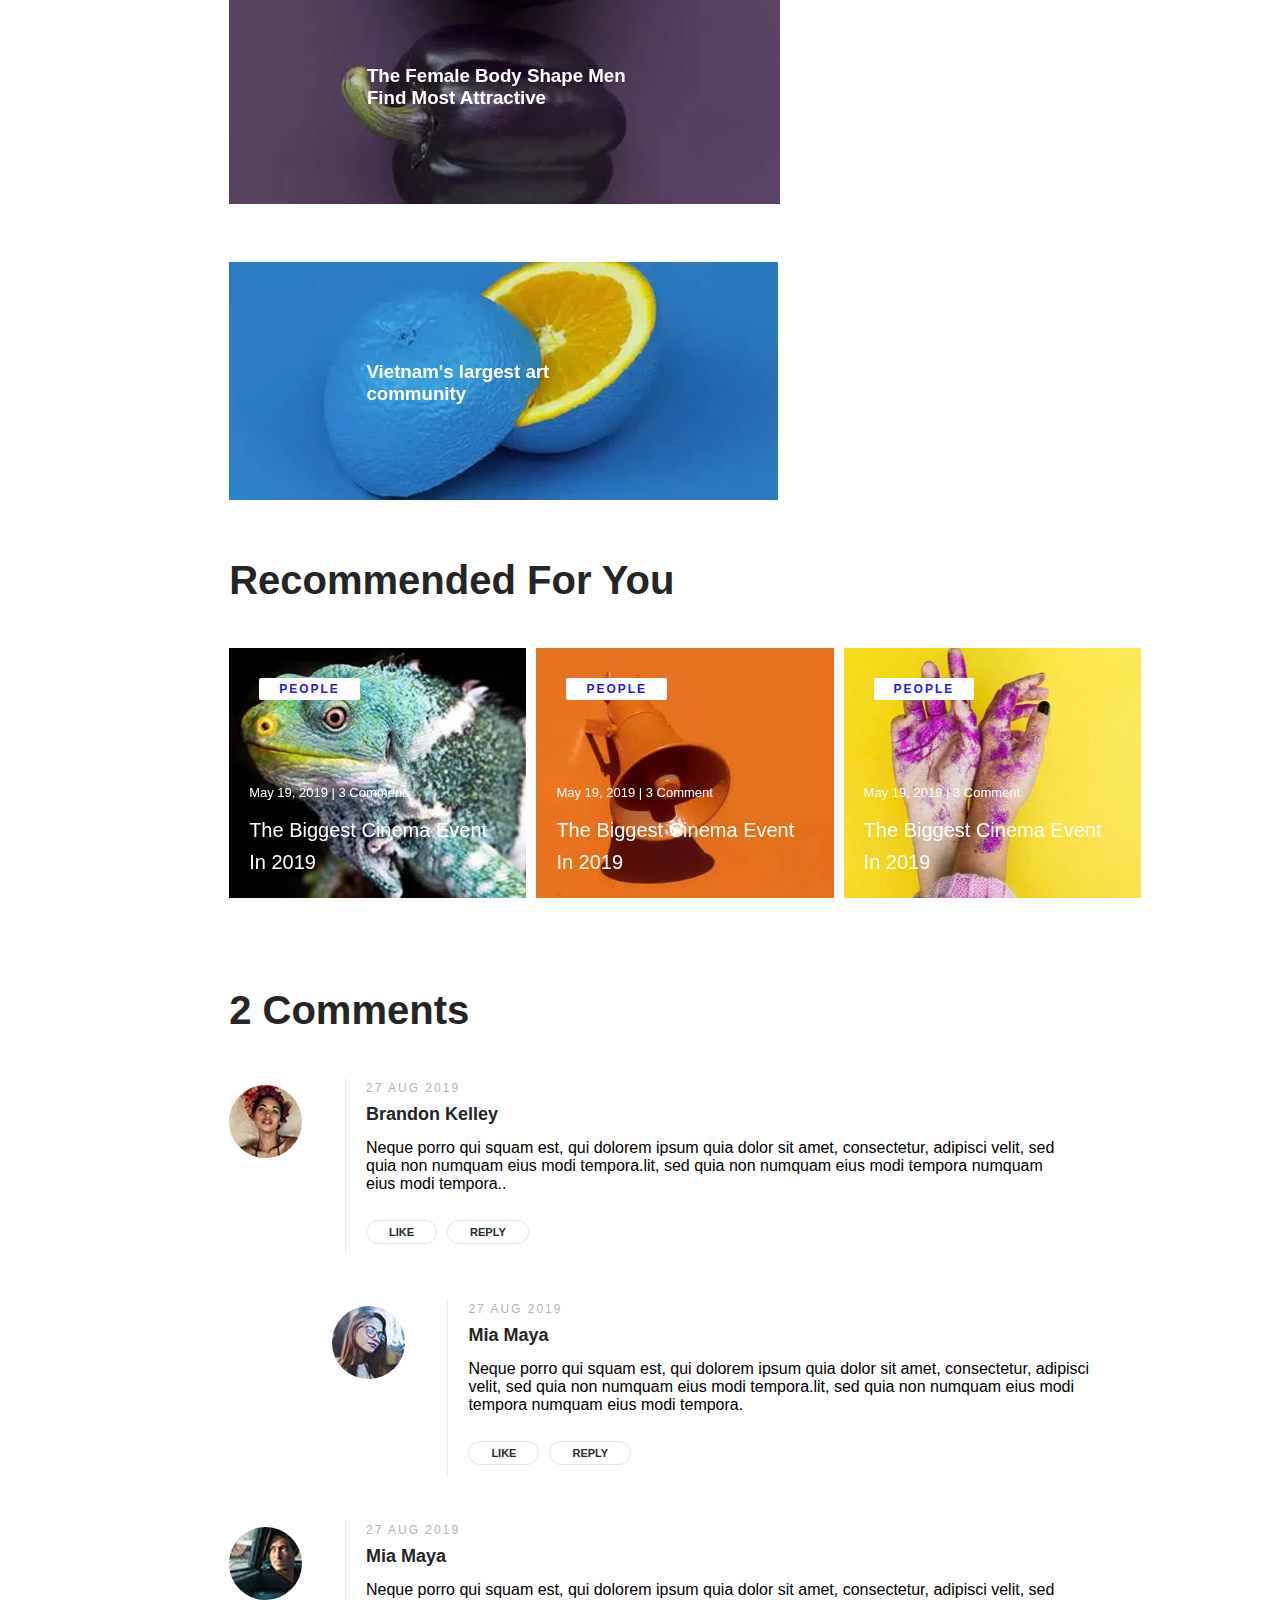
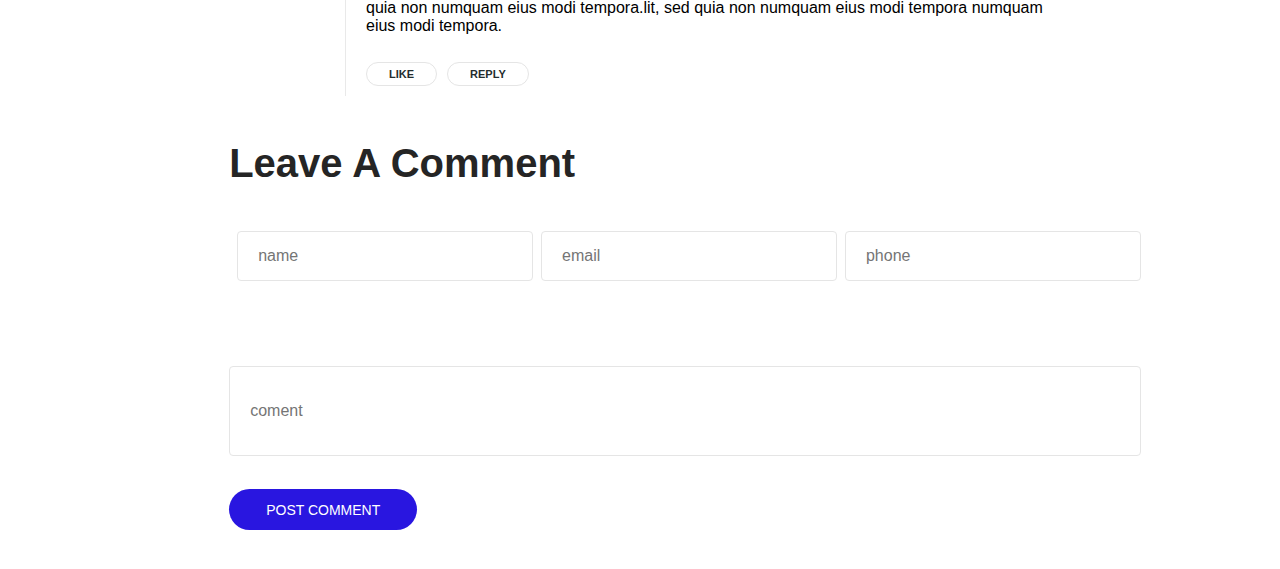
<file: Blog2.html>
<!DOCTYPE html>
<html lang="en">

<head>
    <meta charset="UTF-8">
    <meta name="viewport" content="width=device-width, initial-scale=1.0">
    <title>Document</title>
    <link rel="stylesheet" href="Blog2.css">
</head>

<body>
    <div id="background1">
        <div id="menu">
            <div id="btnmenu">
                <input id="check1" type="checkbox">
                <div id="aba">
                    <div id="orgTITULO">
                        <div id="btnclose">
                            <svg id="setaE" version="1.1" xmlns="http://www.w3.org/2000/svg"
                                xmlns:xlink="http://www.w3.org/1999/xlink" width="30" height="50" viewBox="0 0 20 20">
                                <path fill="#fff"
                                    d="M0.646 10.146l6-6c0.195-0.195 0.512-0.195 0.707 0s0.195 0.512 0 0.707l-5.146 5.146h16.293c0.276 0 0.5 0.224 0.5 0.5s-0.224 0.5-0.5 0.5h-16.293l5.146 5.146c0.195 0.195 0.195 0.512 0 0.707-0.098 0.098-0.226 0.146-0.354 0.146s-0.256-0.049-0.354-0.146l-6-6c-0.195-0.195-0.195-0.512 0-0.707z">
                                </path>
                            </svg>
                        </div>
                        <div id="titulo"><img src="img/logo.png" alt=""></div>
                    </div>
                    <div id="orgMID">
                        <a id="menupag1" href="index.html">Home</a>
                        <a class="menupag" href="About.html">About</a>
                        <a class="menupag" href="gallery.html">Gallery</a>
                        <a class="menupag" href="Blog.html">Blog</a>
                        <a class="menupag" href="Contact.html">Contact</a>
                    </div>
                    <div id="redessociais2">
                        <svg class="rd2" xmlns="http://www.w3.org/2000/svg" x="0px" y="0px" width="25" height="25"
                            viewBox="0 0 30 30">
                            <path
                                d="M12,27V15H8v-4h4V8.852C12,4.785,13.981,3,17.361,3c1.619,0,2.475,0.12,2.88,0.175V7h-2.305C16.501,7,16,7.757,16,9.291V11 h4.205l-0.571,4H16v12H12z">
                            </path>
                        </svg><svg class="rd2" xmlns="http://www.w3.org/2000/svg" x="0px" y="0px" width="25" height="25"
                            viewBox="0 0 30 30">
                            <path
                                d="M28,6.937c-0.957,0.425-1.985,0.711-3.064,0.84c1.102-0.66,1.947-1.705,2.345-2.951c-1.03,0.611-2.172,1.055-3.388,1.295 c-0.973-1.037-2.359-1.685-3.893-1.685c-2.946,0-5.334,2.389-5.334,5.334c0,0.418,0.048,0.826,0.138,1.215 c-4.433-0.222-8.363-2.346-10.995-5.574C3.351,6.199,3.088,7.115,3.088,8.094c0,1.85,0.941,3.483,2.372,4.439 c-0.874-0.028-1.697-0.268-2.416-0.667c0,0.023,0,0.044,0,0.067c0,2.585,1.838,4.741,4.279,5.23 c-0.447,0.122-0.919,0.187-1.406,0.187c-0.343,0-0.678-0.034-1.003-0.095c0.679,2.119,2.649,3.662,4.983,3.705 c-1.825,1.431-4.125,2.284-6.625,2.284c-0.43,0-0.855-0.025-1.273-0.075c2.361,1.513,5.164,2.396,8.177,2.396 c9.812,0,15.176-8.128,15.176-15.177c0-0.231-0.005-0.461-0.015-0.69C26.38,8.945,27.285,8.006,28,6.937z">
                            </path>
                        </svg><svg class="rd2" xmlns="http://www.w3.org/2000/svg" x="0px" y="0px" width="25" height="25"
                            viewBox="0 0 32 32">
                            <path
                                d="M 7.5 5 C 6.132813 5 5 6.132813 5 7.5 L 5 24.5 C 5 25.867188 6.132813 27 7.5 27 L 24.5 27 C 25.867188 27 27 25.867188 27 24.5 L 27 7.5 C 27 6.132813 25.867188 5 24.5 5 Z M 7.5 7 L 24.5 7 C 24.785156 7 25 7.214844 25 7.5 L 25 24.5 C 25 24.785156 24.785156 25 24.5 25 L 7.5 25 C 7.214844 25 7 24.785156 7 24.5 L 7 7.5 C 7 7.214844 7.214844 7 7.5 7 Z M 10.4375 8.71875 C 9.488281 8.71875 8.71875 9.488281 8.71875 10.4375 C 8.71875 11.386719 9.488281 12.15625 10.4375 12.15625 C 11.386719 12.15625 12.15625 11.386719 12.15625 10.4375 C 12.15625 9.488281 11.386719 8.71875 10.4375 8.71875 Z M 19.46875 13.28125 C 18.035156 13.28125 17.082031 14.066406 16.6875 14.8125 L 16.625 14.8125 L 16.625 13.5 L 13.8125 13.5 L 13.8125 23 L 16.75 23 L 16.75 18.3125 C 16.75 17.074219 16.996094 15.875 18.53125 15.875 C 20.042969 15.875 20.0625 17.273438 20.0625 18.375 L 20.0625 23 L 23 23 L 23 17.78125 C 23 15.226563 22.457031 13.28125 19.46875 13.28125 Z M 9 13.5 L 9 23 L 11.96875 23 L 11.96875 13.5 Z">
                            </path>
                        </svg><svg class="rd2" xmlns="http://www.w3.org/2000/svg" x="0px" y="0px" width="25" height="25"
                            viewBox="0 0 48 48">
                            <path
                                d="M 13.5 6 C 9.3754991 6 6 9.3754991 6 13.5 L 6 34.5 C 6 38.624501 9.3754991 42 13.5 42 L 34.5 42 C 38.624501 42 42 38.624501 42 34.5 L 42 13.5 C 42 9.3754991 38.624501 6 34.5 6 L 13.5 6 z M 13.5 9 L 34.5 9 C 37.003499 9 39 10.996501 39 13.5 L 39 18 L 30.599609 18 C 28.950631 16.186543 26.631199 15 24 15 C 21.368801 15 19.049369 16.186543 17.400391 18 L 9 18 L 9 13.5 C 9 10.996501 10.996501 9 13.5 9 z M 31.5 12 A 1.50015 1.50015 0 1 0 31.5 15 L 34.5 15 A 1.50015 1.50015 0 1 0 34.5 12 L 31.5 12 z M 24 18 C 27.331479 18 30 20.668523 30 24 C 30 27.331477 27.331479 30 24 30 C 20.668521 30 18 27.331477 18 24 C 18 20.668523 20.668521 18 24 18 z M 9 21 L 15.607422 21 C 15.265966 21.948081 15 22.937567 15 24 C 15 28.952794 19.047202 33 24 33 C 28.952798 33 33 28.952794 33 24 C 33 22.937567 32.734034 21.948081 32.392578 21 L 39 21 L 39 34.5 C 39 37.003499 37.003499 39 34.5 39 L 13.5 39 C 10.996501 39 9 37.003499 9 34.5 L 9 21 z">
                            </path>
                        </svg>
                    </div>
                    <p id="txt1">Copyright ©2025 All rights reserved | This template is made with by Colorlib</p>
                </div>
                <div id="listrasbrancas">
                    <div id="listrasbrancas2"></div>
                </div>
            </div>
            <div id="redessociais">
                <svg xmlns="http://www.w3.org/2000/svg" x="0px" y="0px" width="25" height="25" viewBox="0 0 30 30">
                    <path
                        d="M12,27V15H8v-4h4V8.852C12,4.785,13.981,3,17.361,3c1.619,0,2.475,0.12,2.88,0.175V7h-2.305C16.501,7,16,7.757,16,9.291V11 h4.205l-0.571,4H16v12H12z">
                    </path>
                </svg><svg xmlns="http://www.w3.org/2000/svg" x="0px" y="0px" width="25" height="25"
                    viewBox="0 0 30 30">
                    <path
                        d="M28,6.937c-0.957,0.425-1.985,0.711-3.064,0.84c1.102-0.66,1.947-1.705,2.345-2.951c-1.03,0.611-2.172,1.055-3.388,1.295 c-0.973-1.037-2.359-1.685-3.893-1.685c-2.946,0-5.334,2.389-5.334,5.334c0,0.418,0.048,0.826,0.138,1.215 c-4.433-0.222-8.363-2.346-10.995-5.574C3.351,6.199,3.088,7.115,3.088,8.094c0,1.85,0.941,3.483,2.372,4.439 c-0.874-0.028-1.697-0.268-2.416-0.667c0,0.023,0,0.044,0,0.067c0,2.585,1.838,4.741,4.279,5.23 c-0.447,0.122-0.919,0.187-1.406,0.187c-0.343,0-0.678-0.034-1.003-0.095c0.679,2.119,2.649,3.662,4.983,3.705 c-1.825,1.431-4.125,2.284-6.625,2.284c-0.43,0-0.855-0.025-1.273-0.075c2.361,1.513,5.164,2.396,8.177,2.396 c9.812,0,15.176-8.128,15.176-15.177c0-0.231-0.005-0.461-0.015-0.69C26.38,8.945,27.285,8.006,28,6.937z">
                    </path>
                </svg><svg xmlns="http://www.w3.org/2000/svg" x="0px" y="0px" width="25" height="25"
                    viewBox="0 0 32 32">
                    <path
                        d="M 7.5 5 C 6.132813 5 5 6.132813 5 7.5 L 5 24.5 C 5 25.867188 6.132813 27 7.5 27 L 24.5 27 C 25.867188 27 27 25.867188 27 24.5 L 27 7.5 C 27 6.132813 25.867188 5 24.5 5 Z M 7.5 7 L 24.5 7 C 24.785156 7 25 7.214844 25 7.5 L 25 24.5 C 25 24.785156 24.785156 25 24.5 25 L 7.5 25 C 7.214844 25 7 24.785156 7 24.5 L 7 7.5 C 7 7.214844 7.214844 7 7.5 7 Z M 10.4375 8.71875 C 9.488281 8.71875 8.71875 9.488281 8.71875 10.4375 C 8.71875 11.386719 9.488281 12.15625 10.4375 12.15625 C 11.386719 12.15625 12.15625 11.386719 12.15625 10.4375 C 12.15625 9.488281 11.386719 8.71875 10.4375 8.71875 Z M 19.46875 13.28125 C 18.035156 13.28125 17.082031 14.066406 16.6875 14.8125 L 16.625 14.8125 L 16.625 13.5 L 13.8125 13.5 L 13.8125 23 L 16.75 23 L 16.75 18.3125 C 16.75 17.074219 16.996094 15.875 18.53125 15.875 C 20.042969 15.875 20.0625 17.273438 20.0625 18.375 L 20.0625 23 L 23 23 L 23 17.78125 C 23 15.226563 22.457031 13.28125 19.46875 13.28125 Z M 9 13.5 L 9 23 L 11.96875 23 L 11.96875 13.5 Z">
                    </path>
                </svg><svg xmlns="http://www.w3.org/2000/svg" x="0px" y="0px" width="25" height="25"
                    viewBox="0 0 48 48">
                    <path
                        d="M 13.5 6 C 9.3754991 6 6 9.3754991 6 13.5 L 6 34.5 C 6 38.624501 9.3754991 42 13.5 42 L 34.5 42 C 38.624501 42 42 38.624501 42 34.5 L 42 13.5 C 42 9.3754991 38.624501 6 34.5 6 L 13.5 6 z M 13.5 9 L 34.5 9 C 37.003499 9 39 10.996501 39 13.5 L 39 18 L 30.599609 18 C 28.950631 16.186543 26.631199 15 24 15 C 21.368801 15 19.049369 16.186543 17.400391 18 L 9 18 L 9 13.5 C 9 10.996501 10.996501 9 13.5 9 z M 31.5 12 A 1.50015 1.50015 0 1 0 31.5 15 L 34.5 15 A 1.50015 1.50015 0 1 0 34.5 12 L 31.5 12 z M 24 18 C 27.331479 18 30 20.668523 30 24 C 30 27.331477 27.331479 30 24 30 C 20.668521 30 18 27.331477 18 24 C 18 20.668523 20.668521 18 24 18 z M 9 21 L 15.607422 21 C 15.265966 21.948081 15 22.937567 15 24 C 15 28.952794 19.047202 33 24 33 C 28.952798 33 33 28.952794 33 24 C 33 22.937567 32.734034 21.948081 32.392578 21 L 39 21 L 39 34.5 C 39 37.003499 37.003499 39 34.5 39 L 13.5 39 C 10.996501 39 9 37.003499 9 34.5 L 9 21 z">
                    </path>
                </svg>

            </div>
        </div>
        <section>
            <div id="content">
                <div id="data1">May 19, 2019 3 Comment</div>
                <h2>The Female Body Shape Men Find</h2>
                <img src="img/blog2/thumbnail.jpg" alt="">
                <p class="txt2">Lorem ipsum dolor sit amet, consectetur adipisicing elit, sed do eiusmod tempor
                    incididunt ut labore et dolore magna aliqua. Ut enim ad minim veniam, quis nostrud exercitation
                    ullamco laboris nisi ut aliquip ex ea commodo consequat. Duis aute irure dolor in reprehenderit in
                    voluptate velit esse cillum dolore eu fugiat nulla pariatur.</p>
                <p class="txt2">Excepteur sint occaecat cupidatat non proident, sunt in culpa qui officia deserunt
                    mollit anim id est laborum.</p>
                <p class="txt2">Sed ut perspiciatis unde omnis iste natus error sit voluptatem accusantium doloremque
                    laudantium, totam rem aperiam, eaque ipsa quae ab illo inventore veritatis et quasi architecto
                    beatae vitae dicta sunt explicabo</p>
                <div id="org1"><img id="dedos" src="img/blog2/1.jpg" alt=""><img id="calango" src="img/blog2/2.jpg"
                        alt=""><img id="agua" src="img/blog2/3.jpg" alt=""><img id="fone" src="img/blog2/4.jpg"
                        alt=""><img id="cao" src="img/blog2/5.jpg" alt=""></div>
                <div id="org2">
                    <div id="sla2"><a class="btn1" href="">People</a><a class="btn1" href="">Photography</a><a
                            class="btn1" href="">Nature</a></div>
                    <div id="sla">Share: <a class="social2" href=""><svg class="social3"
                                xmlns="http://www.w3.org/2000/svg" x="0px" y="0px" width="25" height="25"
                                viewBox="0 0 30 30">
                                <path
                                    d="M12,27V15H8v-4h4V8.852C12,4.785,13.981,3,17.361,3c1.619,0,2.475,0.12,2.88,0.175V7h-2.305C16.501,7,16,7.757,16,9.291V11 h4.205l-0.571,4H16v12H12z">
                                </path>
                            </svg></a><a class="social2" href=""><svg class="social3" xmlns="http://www.w3.org/2000/svg"
                                x="0px" y="0px" width="25" height="25" viewBox="0 0 30 30">
                                <path
                                    d="M28,6.937c-0.957,0.425-1.985,0.711-3.064,0.84c1.102-0.66,1.947-1.705,2.345-2.951c-1.03,0.611-2.172,1.055-3.388,1.295 c-0.973-1.037-2.359-1.685-3.893-1.685c-2.946,0-5.334,2.389-5.334,5.334c0,0.418,0.048,0.826,0.138,1.215 c-4.433-0.222-8.363-2.346-10.995-5.574C3.351,6.199,3.088,7.115,3.088,8.094c0,1.85,0.941,3.483,2.372,4.439 c-0.874-0.028-1.697-0.268-2.416-0.667c0,0.023,0,0.044,0,0.067c0,2.585,1.838,4.741,4.279,5.23 c-0.447,0.122-0.919,0.187-1.406,0.187c-0.343,0-0.678-0.034-1.003-0.095c0.679,2.119,2.649,3.662,4.983,3.705 c-1.825,1.431-4.125,2.284-6.625,2.284c-0.43,0-0.855-0.025-1.273-0.075c2.361,1.513,5.164,2.396,8.177,2.396 c9.812,0,15.176-8.128,15.176-15.177c0-0.231-0.005-0.461-0.015-0.69C26.38,8.945,27.285,8.006,28,6.937z">
                                </path>
                            </svg></a><a class="social2" href=""><svg class="social3" xmlns="http://www.w3.org/2000/svg"
                                x="0px" y="0px" width="25" height="25" viewBox="0 0 32 32">
                                <path
                                    d="M 16.003906 14.0625 L 16.003906 18.265625 L 21.992188 18.265625 C 21.210938 20.8125 19.082031 22.636719 16.003906 22.636719 C 12.339844 22.636719 9.367188 19.664063 9.367188 16 C 9.367188 12.335938 12.335938 9.363281 16.003906 9.363281 C 17.652344 9.363281 19.15625 9.96875 20.316406 10.964844 L 23.410156 7.867188 C 21.457031 6.085938 18.855469 5 16.003906 5 C 9.925781 5 5 9.925781 5 16 C 5 22.074219 9.925781 27 16.003906 27 C 25.238281 27 27.277344 18.363281 26.371094 14.078125 Z">
                                </path>
                            </svg></a><a class="social2" href=""><svg class="social3" xmlns="http://www.w3.org/2000/svg"
                                x="0px" y="0px" width="25" height="25" viewBox="0 0 32 32">
                                <path
                                    d="M 7.5 5 C 6.132813 5 5 6.132813 5 7.5 L 5 24.5 C 5 25.867188 6.132813 27 7.5 27 L 24.5 27 C 25.867188 27 27 25.867188 27 24.5 L 27 7.5 C 27 6.132813 25.867188 5 24.5 5 Z M 7.5 7 L 24.5 7 C 24.785156 7 25 7.214844 25 7.5 L 25 24.5 C 25 24.785156 24.785156 25 24.5 25 L 7.5 25 C 7.214844 25 7 24.785156 7 24.5 L 7 7.5 C 7 7.214844 7.214844 7 7.5 7 Z M 10.4375 8.71875 C 9.488281 8.71875 8.71875 9.488281 8.71875 10.4375 C 8.71875 11.386719 9.488281 12.15625 10.4375 12.15625 C 11.386719 12.15625 12.15625 11.386719 12.15625 10.4375 C 12.15625 9.488281 11.386719 8.71875 10.4375 8.71875 Z M 19.46875 13.28125 C 18.035156 13.28125 17.082031 14.066406 16.6875 14.8125 L 16.625 14.8125 L 16.625 13.5 L 13.8125 13.5 L 13.8125 23 L 16.75 23 L 16.75 18.3125 C 16.75 17.074219 16.996094 15.875 18.53125 15.875 C 20.042969 15.875 20.0625 17.273438 20.0625 18.375 L 20.0625 23 L 23 23 L 23 17.78125 C 23 15.226563 22.457031 13.28125 19.46875 13.28125 Z M 9 13.5 L 9 23 L 11.96875 23 L 11.96875 13.5 Z">
                                </path>
                            </svg></a><a class="social2" href=""><svg class="social3" version="1.1"
                                xmlns="http://www.w3.org/2000/svg" xmlns:xlink="http://www.w3.org/1999/xlink" width="25"
                                height="25" viewBox="0 0 20 20">
                                <path fill="#2916e0"
                                    d="M17.5 6h-16c-0.827 0-1.5 0.673-1.5 1.5v9c0 0.827 0.673 1.5 1.5 1.5h16c0.827 0 1.5-0.673 1.5-1.5v-9c0-0.827-0.673-1.5-1.5-1.5zM17.5 7c0.030 0 0.058 0.003 0.087 0.008l-7.532 5.021c-0.29 0.193-0.819 0.193-1.109 0l-7.532-5.021c0.028-0.005 0.057-0.008 0.087-0.008h16zM17.5 17h-16c-0.276 0-0.5-0.224-0.5-0.5v-8.566l7.391 4.927c0.311 0.207 0.71 0.311 1.109 0.311s0.798-0.104 1.109-0.311l7.391-4.927v8.566c0 0.276-0.224 0.5-0.5 0.5z">
                                </path>
                            </svg></a></div>
                </div>
                <div id="org3">
                    <div class="img1"><img src="img/blog2/blog-prev.jpg" alt="">
                        <h3> The Female Body Shape Men Find Most Attractive</h3>
                    </div>
                    <div class="img1"><img src="img/blog2/blog-next.jpg" alt="">
                        <h3>Vietnam's largest art community</h3>
                    </div>
                </div>
                <h4>Recommended For You</h4>
                <div id="org4">
                    <div id="img1">
                        <div class="tipo">People</div>
                        <div class="org1">
                            <div class="txt2">May 19, 2019 | 3 Comment</div><a class="txt3" href="Blog2.html">
                                The Biggest Cinema Event In 2019
                            </a>
                        </div>
                    </div>
                    <div id="img2">
                        <div class="tipo">People</div>
                        <div class="org1">
                            <div class="txt2">May 19, 2019 | 3 Comment</div><a class="txt3" href="Blog2.html">
                                The Biggest Cinema Event In 2019
                            </a>
                        </div>
                    </div>
                    <div id="img3">
                        <div class="tipo">People</div>
                        <div class="org1">
                            <div class="txt2">May 19, 2019 | 3 Comment</div><a class="txt3" href="Blog2.html">
                                The Biggest Cinema Event In 2019
                            </a>
                        </div>
                    </div>
                </div>
                <h4>2 Comments</h4>

                <div id="comentario1">
                    <img id="user-1" src="img/blog2/user-1.jpg" alt="">
                    <div class="comentario"><span class="data">27 Aug 2019</span>
                        <h5>Brandon Kelley</h5>
                        <p>Neque porro qui squam est, qui dolorem ipsum quia dolor sit amet, consectetur, adipisci
                            velit, sed quia non numquam eius modi tempora.lit, sed quia non numquam eius modi tempora
                            numquam eius modi tempora..</p>
                        <div class="btnsC"><a class="btnlike" href="">Like</a><a class="btnlike" href="">Reply</a></div>
                    </div>

                </div>

                <div id="comentario2">
                    <img id="user-1" src="img/blog2/user-2.jpg" alt="">
                    <div class="comentario"><span class="data">27 Aug 2019</span>
                        <h5>Mia Maya</h5>
                        <p>Neque porro qui squam est, qui dolorem ipsum quia dolor sit amet, consectetur, adipisci
                            velit, sed quia non numquam eius modi tempora.lit, sed quia non numquam eius modi tempora
                            numquam eius modi tempora.</p>
                        <div class="btnsC"><a class="btnlike" href="">Like</a><a class="btnlike" href="">Reply</a></div>
                    </div>

                </div>

                <div id="comentario3">
                    <img id="user-1" src="img/blog2/user-3.jpg" alt="">
                    <div class="comentario"><span class="data">27 Aug 2019</span>
                        <h5>Mia Maya</h5>
                        <p>Neque porro qui squam est, qui dolorem ipsum quia dolor sit amet, consectetur, adipisci
                            velit, sed quia non numquam eius modi tempora.lit, sed quia non numquam eius modi tempora
                            numquam eius modi tempora.</p>
                        <div class="btnsC"><a class="btnlike" href="">Like</a><a class="btnlike" href="">Reply</a></div>
                    </div>

                </div>
                <div id="post">
                    <h4>Leave A Comment</h4>
                    <div id="inputs">
                        <div class="border"><input id="inp1" placeholder="name" type="text"></div><div class="border">

                        <input placeholder="email" id="inp2" type="text"></div><div class="border"><input
                            id="inp3" placeholder="phone" type="text"></div><input id="inp4" placeholder="coment" type="text">
                    </div>
                    <a id="btnpost" href="">Post Comment</a>
                </div>
            </div>




    </div>

    </section>

    </div>
</body>

</html>
</file>
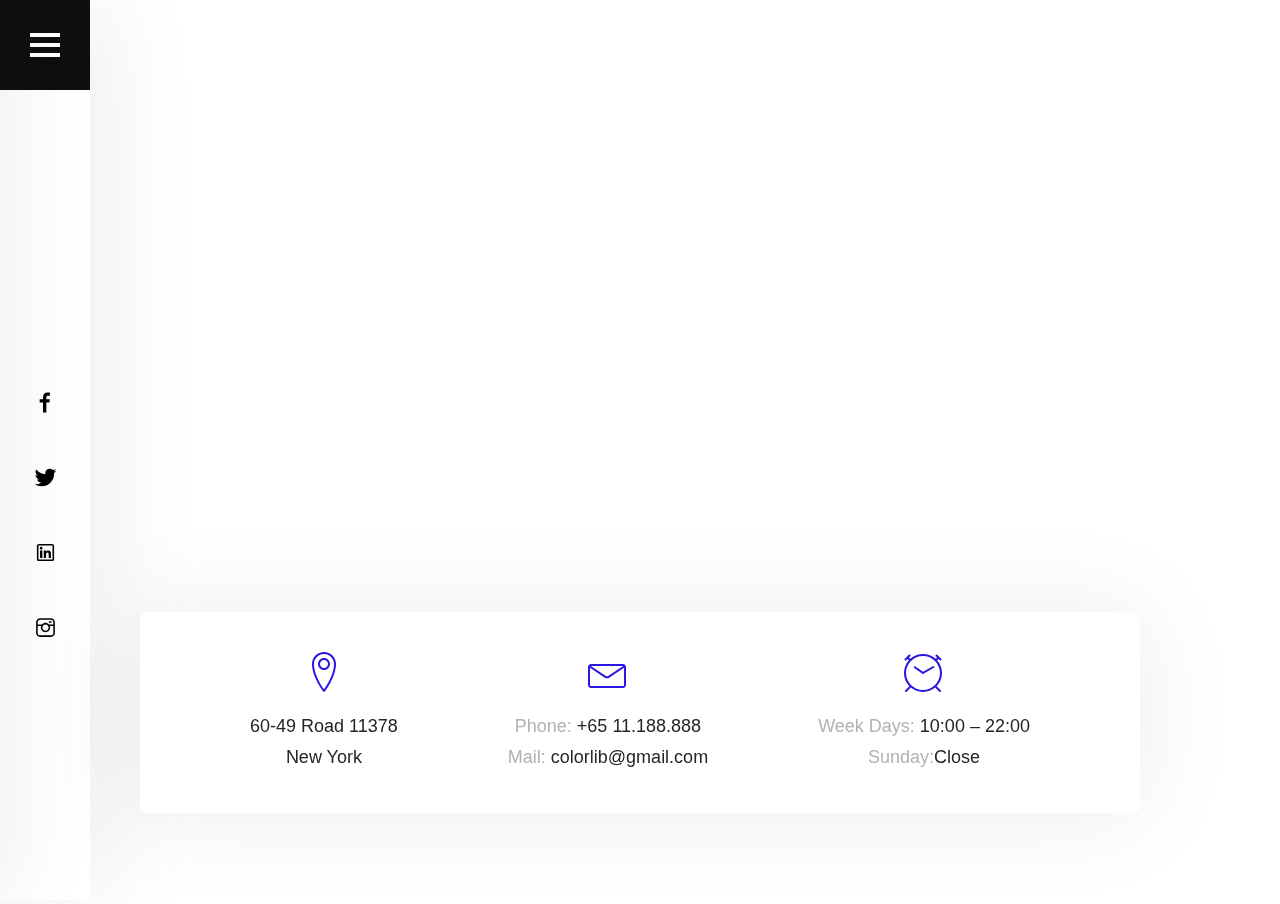
<file: Contact.html>
<!DOCTYPE html>
<html lang="en">

<head>
  <meta charset="UTF-8">
  <meta name="viewport" content="width=device-width, initial-scale=1.0">
  <title>Contact</title>
  <link rel="stylesheet" href="Contact.css">
</head>

<body>
  <div id="background1">
    <div id="menu">
      <div id="btnmenu">
        <input id="check1" type="checkbox">
        <div id="aba">
          <div id="orgTITULO">
            <div id="btnclose">
              <svg id="setaE" version="1.1" xmlns="http://www.w3.org/2000/svg"
                xmlns:xlink="http://www.w3.org/1999/xlink" width="30" height="50" viewBox="0 0 20 20">
                <path fill="#fff"
                  d="M0.646 10.146l6-6c0.195-0.195 0.512-0.195 0.707 0s0.195 0.512 0 0.707l-5.146 5.146h16.293c0.276 0 0.5 0.224 0.5 0.5s-0.224 0.5-0.5 0.5h-16.293l5.146 5.146c0.195 0.195 0.195 0.512 0 0.707-0.098 0.098-0.226 0.146-0.354 0.146s-0.256-0.049-0.354-0.146l-6-6c-0.195-0.195-0.195-0.512 0-0.707z">
                </path>
              </svg>
            </div>
            <div id="titulo"><img src="img/logo.png" alt=""></div>
          </div>
          <div id="orgMID">
            <a class="menupag" href="index.html">Home</a>
            <a class="menupag" href="About.html">About</a>
            <a class="menupag" href="gallery.html">Gallery</a>
            <a class="menupag" href="Blog.html">Blog</a>
            <a id="menupag1" href="Contact.html">Contact</a>
          </div>
          <div id="redessociais2">
            <svg class="rd2" xmlns="http://www.w3.org/2000/svg" x="0px" y="0px" width="25" height="25"
              viewBox="0 0 30 30">
              <path
                d="M12,27V15H8v-4h4V8.852C12,4.785,13.981,3,17.361,3c1.619,0,2.475,0.12,2.88,0.175V7h-2.305C16.501,7,16,7.757,16,9.291V11 h4.205l-0.571,4H16v12H12z">
              </path>
            </svg><svg class="rd2" xmlns="http://www.w3.org/2000/svg" x="0px" y="0px" width="25" height="25"
              viewBox="0 0 30 30">
              <path
                d="M28,6.937c-0.957,0.425-1.985,0.711-3.064,0.84c1.102-0.66,1.947-1.705,2.345-2.951c-1.03,0.611-2.172,1.055-3.388,1.295 c-0.973-1.037-2.359-1.685-3.893-1.685c-2.946,0-5.334,2.389-5.334,5.334c0,0.418,0.048,0.826,0.138,1.215 c-4.433-0.222-8.363-2.346-10.995-5.574C3.351,6.199,3.088,7.115,3.088,8.094c0,1.85,0.941,3.483,2.372,4.439 c-0.874-0.028-1.697-0.268-2.416-0.667c0,0.023,0,0.044,0,0.067c0,2.585,1.838,4.741,4.279,5.23 c-0.447,0.122-0.919,0.187-1.406,0.187c-0.343,0-0.678-0.034-1.003-0.095c0.679,2.119,2.649,3.662,4.983,3.705 c-1.825,1.431-4.125,2.284-6.625,2.284c-0.43,0-0.855-0.025-1.273-0.075c2.361,1.513,5.164,2.396,8.177,2.396 c9.812,0,15.176-8.128,15.176-15.177c0-0.231-0.005-0.461-0.015-0.69C26.38,8.945,27.285,8.006,28,6.937z">
              </path>
            </svg><svg class="rd2" xmlns="http://www.w3.org/2000/svg" x="0px" y="0px" width="25" height="25"
              viewBox="0 0 32 32">
              <path
                d="M 7.5 5 C 6.132813 5 5 6.132813 5 7.5 L 5 24.5 C 5 25.867188 6.132813 27 7.5 27 L 24.5 27 C 25.867188 27 27 25.867188 27 24.5 L 27 7.5 C 27 6.132813 25.867188 5 24.5 5 Z M 7.5 7 L 24.5 7 C 24.785156 7 25 7.214844 25 7.5 L 25 24.5 C 25 24.785156 24.785156 25 24.5 25 L 7.5 25 C 7.214844 25 7 24.785156 7 24.5 L 7 7.5 C 7 7.214844 7.214844 7 7.5 7 Z M 10.4375 8.71875 C 9.488281 8.71875 8.71875 9.488281 8.71875 10.4375 C 8.71875 11.386719 9.488281 12.15625 10.4375 12.15625 C 11.386719 12.15625 12.15625 11.386719 12.15625 10.4375 C 12.15625 9.488281 11.386719 8.71875 10.4375 8.71875 Z M 19.46875 13.28125 C 18.035156 13.28125 17.082031 14.066406 16.6875 14.8125 L 16.625 14.8125 L 16.625 13.5 L 13.8125 13.5 L 13.8125 23 L 16.75 23 L 16.75 18.3125 C 16.75 17.074219 16.996094 15.875 18.53125 15.875 C 20.042969 15.875 20.0625 17.273438 20.0625 18.375 L 20.0625 23 L 23 23 L 23 17.78125 C 23 15.226563 22.457031 13.28125 19.46875 13.28125 Z M 9 13.5 L 9 23 L 11.96875 23 L 11.96875 13.5 Z">
              </path>
            </svg><svg class="rd2" xmlns="http://www.w3.org/2000/svg" x="0px" y="0px" width="25" height="25"
              viewBox="0 0 48 48">
              <path
                d="M 13.5 6 C 9.3754991 6 6 9.3754991 6 13.5 L 6 34.5 C 6 38.624501 9.3754991 42 13.5 42 L 34.5 42 C 38.624501 42 42 38.624501 42 34.5 L 42 13.5 C 42 9.3754991 38.624501 6 34.5 6 L 13.5 6 z M 13.5 9 L 34.5 9 C 37.003499 9 39 10.996501 39 13.5 L 39 18 L 30.599609 18 C 28.950631 16.186543 26.631199 15 24 15 C 21.368801 15 19.049369 16.186543 17.400391 18 L 9 18 L 9 13.5 C 9 10.996501 10.996501 9 13.5 9 z M 31.5 12 A 1.50015 1.50015 0 1 0 31.5 15 L 34.5 15 A 1.50015 1.50015 0 1 0 34.5 12 L 31.5 12 z M 24 18 C 27.331479 18 30 20.668523 30 24 C 30 27.331477 27.331479 30 24 30 C 20.668521 30 18 27.331477 18 24 C 18 20.668523 20.668521 18 24 18 z M 9 21 L 15.607422 21 C 15.265966 21.948081 15 22.937567 15 24 C 15 28.952794 19.047202 33 24 33 C 28.952798 33 33 28.952794 33 24 C 33 22.937567 32.734034 21.948081 32.392578 21 L 39 21 L 39 34.5 C 39 37.003499 37.003499 39 34.5 39 L 13.5 39 C 10.996501 39 9 37.003499 9 34.5 L 9 21 z">
              </path>
            </svg>
          </div>
          <p id="txt1">Copyright ©2025 All rights reserved | This template is made with by Colorlib</p>
        </div>
        <div id="listrasbrancas">
          <div id="listrasbrancas2"></div>
        </div>
      </div>
      <div id="redessociais">
        <svg xmlns="http://www.w3.org/2000/svg" x="0px" y="0px" width="25" height="25" viewBox="0 0 30 30">
          <path
            d="M12,27V15H8v-4h4V8.852C12,4.785,13.981,3,17.361,3c1.619,0,2.475,0.12,2.88,0.175V7h-2.305C16.501,7,16,7.757,16,9.291V11 h4.205l-0.571,4H16v12H12z">
          </path>
        </svg><svg xmlns="http://www.w3.org/2000/svg" x="0px" y="0px" width="25" height="25" viewBox="0 0 30 30">
          <path
            d="M28,6.937c-0.957,0.425-1.985,0.711-3.064,0.84c1.102-0.66,1.947-1.705,2.345-2.951c-1.03,0.611-2.172,1.055-3.388,1.295 c-0.973-1.037-2.359-1.685-3.893-1.685c-2.946,0-5.334,2.389-5.334,5.334c0,0.418,0.048,0.826,0.138,1.215 c-4.433-0.222-8.363-2.346-10.995-5.574C3.351,6.199,3.088,7.115,3.088,8.094c0,1.85,0.941,3.483,2.372,4.439 c-0.874-0.028-1.697-0.268-2.416-0.667c0,0.023,0,0.044,0,0.067c0,2.585,1.838,4.741,4.279,5.23 c-0.447,0.122-0.919,0.187-1.406,0.187c-0.343,0-0.678-0.034-1.003-0.095c0.679,2.119,2.649,3.662,4.983,3.705 c-1.825,1.431-4.125,2.284-6.625,2.284c-0.43,0-0.855-0.025-1.273-0.075c2.361,1.513,5.164,2.396,8.177,2.396 c9.812,0,15.176-8.128,15.176-15.177c0-0.231-0.005-0.461-0.015-0.69C26.38,8.945,27.285,8.006,28,6.937z">
          </path>
        </svg><svg xmlns="http://www.w3.org/2000/svg" x="0px" y="0px" width="25" height="25" viewBox="0 0 32 32">
          <path
            d="M 7.5 5 C 6.132813 5 5 6.132813 5 7.5 L 5 24.5 C 5 25.867188 6.132813 27 7.5 27 L 24.5 27 C 25.867188 27 27 25.867188 27 24.5 L 27 7.5 C 27 6.132813 25.867188 5 24.5 5 Z M 7.5 7 L 24.5 7 C 24.785156 7 25 7.214844 25 7.5 L 25 24.5 C 25 24.785156 24.785156 25 24.5 25 L 7.5 25 C 7.214844 25 7 24.785156 7 24.5 L 7 7.5 C 7 7.214844 7.214844 7 7.5 7 Z M 10.4375 8.71875 C 9.488281 8.71875 8.71875 9.488281 8.71875 10.4375 C 8.71875 11.386719 9.488281 12.15625 10.4375 12.15625 C 11.386719 12.15625 12.15625 11.386719 12.15625 10.4375 C 12.15625 9.488281 11.386719 8.71875 10.4375 8.71875 Z M 19.46875 13.28125 C 18.035156 13.28125 17.082031 14.066406 16.6875 14.8125 L 16.625 14.8125 L 16.625 13.5 L 13.8125 13.5 L 13.8125 23 L 16.75 23 L 16.75 18.3125 C 16.75 17.074219 16.996094 15.875 18.53125 15.875 C 20.042969 15.875 20.0625 17.273438 20.0625 18.375 L 20.0625 23 L 23 23 L 23 17.78125 C 23 15.226563 22.457031 13.28125 19.46875 13.28125 Z M 9 13.5 L 9 23 L 11.96875 23 L 11.96875 13.5 Z">
          </path>
        </svg><svg xmlns="http://www.w3.org/2000/svg" x="0px" y="0px" width="25" height="25" viewBox="0 0 48 48">
          <path
            d="M 13.5 6 C 9.3754991 6 6 9.3754991 6 13.5 L 6 34.5 C 6 38.624501 9.3754991 42 13.5 42 L 34.5 42 C 38.624501 42 42 38.624501 42 34.5 L 42 13.5 C 42 9.3754991 38.624501 6 34.5 6 L 13.5 6 z M 13.5 9 L 34.5 9 C 37.003499 9 39 10.996501 39 13.5 L 39 18 L 30.599609 18 C 28.950631 16.186543 26.631199 15 24 15 C 21.368801 15 19.049369 16.186543 17.400391 18 L 9 18 L 9 13.5 C 9 10.996501 10.996501 9 13.5 9 z M 31.5 12 A 1.50015 1.50015 0 1 0 31.5 15 L 34.5 15 A 1.50015 1.50015 0 1 0 34.5 12 L 31.5 12 z M 24 18 C 27.331479 18 30 20.668523 30 24 C 30 27.331477 27.331479 30 24 30 C 20.668521 30 18 27.331477 18 24 C 18 20.668523 20.668521 18 24 18 z M 9 21 L 15.607422 21 C 15.265966 21.948081 15 22.937567 15 24 C 15 28.952794 19.047202 33 24 33 C 28.952798 33 33 28.952794 33 24 C 33 22.937567 32.734034 21.948081 32.392578 21 L 39 21 L 39 34.5 C 39 37.003499 37.003499 39 34.5 39 L 13.5 39 C 10.996501 39 9 37.003499 9 34.5 L 9 21 z">
          </path>
        </svg>

      </div>
    </div>

    <div id="org1">

      <div id="mapa">
        <section>
          <div id="caixa">
            <div id="org2"><svg class="svg1" version="1.1" xmlns="http://www.w3.org/2000/svg"
                xmlns:xlink="http://www.w3.org/1999/xlink" width="40" height="40" viewBox="0 0 20 20">
                <path fill="#2916e0"
                  d="M10 20c-0.153 0-0.298-0.070-0.393-0.191-0.057-0.073-1.418-1.814-2.797-4.385-0.812-1.513-1.46-2.999-1.925-4.416-0.587-1.787-0.884-3.472-0.884-5.008 0-3.308 2.692-6 6-6s6 2.692 6 6c0 1.536-0.298 3.22-0.884 5.008-0.465 1.417-1.113 2.903-1.925 4.416-1.38 2.571-2.74 4.312-2.797 4.385-0.095 0.121-0.24 0.191-0.393 0.191zM10 1c-2.757 0-5 2.243-5 5 0 3.254 1.463 6.664 2.691 8.951 0.902 1.681 1.809 3.014 2.309 3.71 0.502-0.699 1.415-2.040 2.318-3.726 1.223-2.283 2.682-5.687 2.682-8.935 0-2.757-2.243-5-5-5z">
                </path>
                <path fill="#2916e0"
                  d="M10 9c-1.654 0-3-1.346-3-3s1.346-3 3-3 3 1.346 3 3-1.346 3-3 3zM10 4c-1.103 0-2 0.897-2 2s0.897 2 2 2c1.103 0 2-0.897 2-2s-0.897-2-2-2z">
                </path>
              </svg>
            <p class="txt2">60-49 Road 11378</p>
            <p class="txt3">New York</p>
       
    </div>
            <div id="org3"><svg class="svg1" version="1.1" xmlns="http://www.w3.org/2000/svg"
                xmlns:xlink="http://www.w3.org/1999/xlink" width="40" height="40" viewBox="0 0 20 20">
                <path fill="#2916e0"
                  d="M17.5 6h-16c-0.827 0-1.5 0.673-1.5 1.5v9c0 0.827 0.673 1.5 1.5 1.5h16c0.827 0 1.5-0.673 1.5-1.5v-9c0-0.827-0.673-1.5-1.5-1.5zM17.5 7c0.030 0 0.058 0.003 0.087 0.008l-7.532 5.021c-0.29 0.193-0.819 0.193-1.109 0l-7.532-5.021c0.028-0.005 0.057-0.008 0.087-0.008h16zM17.5 17h-16c-0.276 0-0.5-0.224-0.5-0.5v-8.566l7.391 4.927c0.311 0.207 0.71 0.311 1.109 0.311s0.798-0.104 1.109-0.311l7.391-4.927v8.566c0 0.276-0.224 0.5-0.5 0.5z">
                </path>
              </svg>
              <p class="txt2"><span class="txt4">Phone:</span> +65 11.188.888</p>
              <p class="txt3"><span class="txt4">Mail:</span> colorlib@gmail.com</p>
          
            </div>
            <div id="org4"><svg class="svg1" version="1.1" xmlns="http://www.w3.org/2000/svg"
                xmlns:xlink="http://www.w3.org/1999/xlink" width="40" height="40" viewBox="0 0 20 20">
                <path fill="#2916e0"
                  d="M16.32 17.113c1.729-1.782 2.68-4.124 2.68-6.613 0-2.37-0.862-4.608-2.438-6.355l0.688-0.688 0.647 0.646c0.098 0.098 0.226 0.146 0.353 0.146s0.256-0.049 0.353-0.146c0.195-0.195 0.195-0.512 0-0.707l-2-2c-0.195-0.195-0.512-0.195-0.707 0s-0.195 0.512 0 0.707l0.647 0.646-0.688 0.688c-1.747-1.576-3.985-2.438-6.355-2.438s-4.608 0.862-6.355 2.438l-0.688-0.688 0.646-0.646c0.195-0.195 0.195-0.512 0-0.707s-0.512-0.195-0.707 0l-2 2c-0.195 0.195-0.195 0.512 0 0.707 0.098 0.098 0.226 0.146 0.354 0.146s0.256-0.049 0.354-0.146l0.646-0.646 0.688 0.688c-1.576 1.747-2.438 3.985-2.438 6.355 0 2.489 0.951 4.831 2.68 6.613l-2.034 2.034c-0.195 0.195-0.195 0.512 0 0.707 0.098 0.098 0.226 0.147 0.354 0.147s0.256-0.049 0.354-0.147l2.060-2.059c1.705 1.428 3.836 2.206 6.087 2.206s4.382-0.778 6.087-2.206l2.059 2.059c0.098 0.098 0.226 0.147 0.354 0.147s0.256-0.049 0.353-0.147c0.195-0.195 0.195-0.512 0-0.707l-2.034-2.034zM1 10.5c0-4.687 3.813-8.5 8.5-8.5s8.5 3.813 8.5 8.5c0 4.687-3.813 8.5-8.5 8.5s-8.5-3.813-8.5-8.5z">
                </path>
                <path fill="#2916e0"
                  d="M15.129 7.25c-0.138-0.239-0.444-0.321-0.683-0.183l-4.92 2.841-3.835-2.685c-0.226-0.158-0.538-0.103-0.696 0.123s-0.103 0.538 0.123 0.696l4.096 2.868c0.001 0.001 0.002 0.001 0.002 0.002 0.009 0.006 0.018 0.012 0.027 0.017 0.002 0.001 0.004 0.003 0.006 0.004 0.009 0.005 0.018 0.010 0.027 0.015 0.002 0.001 0.004 0.002 0.006 0.003 0.010 0.005 0.020 0.009 0.031 0.014 0.006 0.003 0.013 0.005 0.019 0.007 0.004 0.001 0.008 0.003 0.013 0.005 0.007 0.002 0.014 0.004 0.021 0.006 0.004 0.001 0.008 0.002 0.012 0.003 0.007 0.002 0.014 0.003 0.022 0.005 0.004 0.001 0.008 0.002 0.012 0.002 0.007 0.001 0.014 0.002 0.021 0.003 0.005 0.001 0.010 0.001 0.015 0.002 0.006 0.001 0.012 0.001 0.018 0.002 0.009 0.001 0.018 0.001 0.027 0.001 0.002 0 0.004 0 0.006 0 0 0 0-0 0-0s0 0 0.001 0c0.019 0 0.037-0.001 0.056-0.003 0.001-0 0.002-0 0.003-0 0.018-0.002 0.036-0.005 0.054-0.010 0.002-0 0.003-0.001 0.005-0.001 0.017-0.004 0.034-0.009 0.050-0.015 0.003-0.001 0.006-0.002 0.008-0.003 0.016-0.006 0.031-0.012 0.046-0.020 0.004-0.002 0.007-0.004 0.011-0.006 0.005-0.003 0.011-0.005 0.016-0.008l5.196-3c0.239-0.138 0.321-0.444 0.183-0.683z">
                </path>
              </svg>
              <p class="txt2"><span class="txt4">Week Days:</span> 10:00 – 22:00</p>
              <p class="txt3"><span class="txt4">Sunday:</span>Close</p>
            </div>
          </div>
          <iframe
            src="https://www.google.com/maps/embed?pb=!1m16!1m12!1m3!1d120023.51788631607!2d-44.01614376214994!3d-19.93557173459151!2m3!1f0!2f0!3f0!3m2!1i1024!2i768!4f13.1!2m1!1sCoreu%20Burguer!5e0!3m2!1spt-BR!2sbr!4v1751032757516!5m2!1spt-BR!2sbr"
            style="border:0;" allowfullscreen="" loading="lazy" referrerpolicy="no-referrer-when-downgrade"></iframe>
        </section>
      </div>
    </div>

  </div>

</body>

</html>
</file>
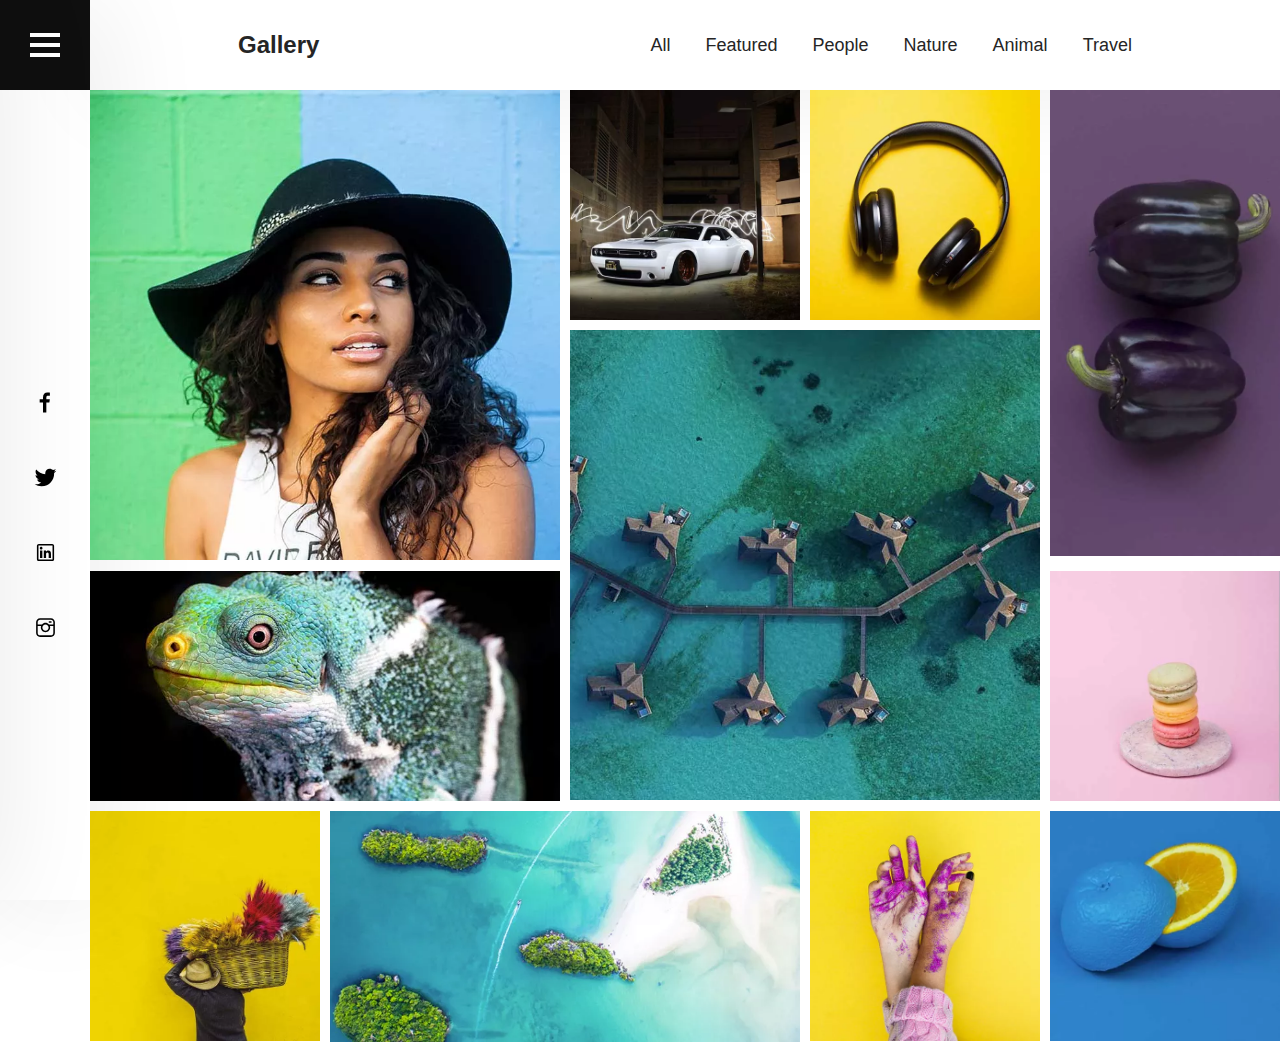
<file: gallery.html>
<!DOCTYPE html>
<html lang="en">

<head>
  <meta charset="UTF-8">
  <meta name="viewport" content="width=device-width, initial-scale=1.0">
  <title>Gallery</title>
  <link rel="stylesheet" href="gallery.css">
</head>

<body>
  <div id="background1">
    <div id="menu">
      <div id="btnmenu">
        <input id="check1" type="checkbox">
        <div id="aba">
          <div id="orgTITULO">
            <div id="btnclose">
              <svg id="setaE" version="1.1" xmlns="http://www.w3.org/2000/svg"
                xmlns:xlink="http://www.w3.org/1999/xlink" width="30" height="50" viewBox="0 0 20 20">
                <path fill="#fff"
                  d="M0.646 10.146l6-6c0.195-0.195 0.512-0.195 0.707 0s0.195 0.512 0 0.707l-5.146 5.146h16.293c0.276 0 0.5 0.224 0.5 0.5s-0.224 0.5-0.5 0.5h-16.293l5.146 5.146c0.195 0.195 0.195 0.512 0 0.707-0.098 0.098-0.226 0.146-0.354 0.146s-0.256-0.049-0.354-0.146l-6-6c-0.195-0.195-0.195-0.512 0-0.707z">
                </path>
              </svg>
            </div>
            <div id="titulo"><img src="img/logo.png" alt=""></div>
          </div>
          <div id="orgMID">
            <a class="menupag" href="index.html">Home</a>
            <a class="menupag" href="About.html">About</a>
            <a id="menupag1" href="gallery.html">Gallery</a>
            <a class="menupag" href="Blog.html">Blog</a>
            <a class="menupag" href="Contact.html">Contact</a>
          </div>
          <div id="redessociais2">
            <svg class="rd2" xmlns="http://www.w3.org/2000/svg" x="0px" y="0px" width="25" height="25"
              viewBox="0 0 30 30">
              <path
                d="M12,27V15H8v-4h4V8.852C12,4.785,13.981,3,17.361,3c1.619,0,2.475,0.12,2.88,0.175V7h-2.305C16.501,7,16,7.757,16,9.291V11 h4.205l-0.571,4H16v12H12z">
              </path>
            </svg><svg class="rd2" xmlns="http://www.w3.org/2000/svg" x="0px" y="0px" width="25" height="25"
              viewBox="0 0 30 30">
              <path
                d="M28,6.937c-0.957,0.425-1.985,0.711-3.064,0.84c1.102-0.66,1.947-1.705,2.345-2.951c-1.03,0.611-2.172,1.055-3.388,1.295 c-0.973-1.037-2.359-1.685-3.893-1.685c-2.946,0-5.334,2.389-5.334,5.334c0,0.418,0.048,0.826,0.138,1.215 c-4.433-0.222-8.363-2.346-10.995-5.574C3.351,6.199,3.088,7.115,3.088,8.094c0,1.85,0.941,3.483,2.372,4.439 c-0.874-0.028-1.697-0.268-2.416-0.667c0,0.023,0,0.044,0,0.067c0,2.585,1.838,4.741,4.279,5.23 c-0.447,0.122-0.919,0.187-1.406,0.187c-0.343,0-0.678-0.034-1.003-0.095c0.679,2.119,2.649,3.662,4.983,3.705 c-1.825,1.431-4.125,2.284-6.625,2.284c-0.43,0-0.855-0.025-1.273-0.075c2.361,1.513,5.164,2.396,8.177,2.396 c9.812,0,15.176-8.128,15.176-15.177c0-0.231-0.005-0.461-0.015-0.69C26.38,8.945,27.285,8.006,28,6.937z">
              </path>
            </svg><svg class="rd2" xmlns="http://www.w3.org/2000/svg" x="0px" y="0px" width="25" height="25"
              viewBox="0 0 32 32">
              <path
                d="M 7.5 5 C 6.132813 5 5 6.132813 5 7.5 L 5 24.5 C 5 25.867188 6.132813 27 7.5 27 L 24.5 27 C 25.867188 27 27 25.867188 27 24.5 L 27 7.5 C 27 6.132813 25.867188 5 24.5 5 Z M 7.5 7 L 24.5 7 C 24.785156 7 25 7.214844 25 7.5 L 25 24.5 C 25 24.785156 24.785156 25 24.5 25 L 7.5 25 C 7.214844 25 7 24.785156 7 24.5 L 7 7.5 C 7 7.214844 7.214844 7 7.5 7 Z M 10.4375 8.71875 C 9.488281 8.71875 8.71875 9.488281 8.71875 10.4375 C 8.71875 11.386719 9.488281 12.15625 10.4375 12.15625 C 11.386719 12.15625 12.15625 11.386719 12.15625 10.4375 C 12.15625 9.488281 11.386719 8.71875 10.4375 8.71875 Z M 19.46875 13.28125 C 18.035156 13.28125 17.082031 14.066406 16.6875 14.8125 L 16.625 14.8125 L 16.625 13.5 L 13.8125 13.5 L 13.8125 23 L 16.75 23 L 16.75 18.3125 C 16.75 17.074219 16.996094 15.875 18.53125 15.875 C 20.042969 15.875 20.0625 17.273438 20.0625 18.375 L 20.0625 23 L 23 23 L 23 17.78125 C 23 15.226563 22.457031 13.28125 19.46875 13.28125 Z M 9 13.5 L 9 23 L 11.96875 23 L 11.96875 13.5 Z">
              </path>
            </svg><svg class="rd2" xmlns="http://www.w3.org/2000/svg" x="0px" y="0px" width="25" height="25"
              viewBox="0 0 48 48">
              <path
                d="M 13.5 6 C 9.3754991 6 6 9.3754991 6 13.5 L 6 34.5 C 6 38.624501 9.3754991 42 13.5 42 L 34.5 42 C 38.624501 42 42 38.624501 42 34.5 L 42 13.5 C 42 9.3754991 38.624501 6 34.5 6 L 13.5 6 z M 13.5 9 L 34.5 9 C 37.003499 9 39 10.996501 39 13.5 L 39 18 L 30.599609 18 C 28.950631 16.186543 26.631199 15 24 15 C 21.368801 15 19.049369 16.186543 17.400391 18 L 9 18 L 9 13.5 C 9 10.996501 10.996501 9 13.5 9 z M 31.5 12 A 1.50015 1.50015 0 1 0 31.5 15 L 34.5 15 A 1.50015 1.50015 0 1 0 34.5 12 L 31.5 12 z M 24 18 C 27.331479 18 30 20.668523 30 24 C 30 27.331477 27.331479 30 24 30 C 20.668521 30 18 27.331477 18 24 C 18 20.668523 20.668521 18 24 18 z M 9 21 L 15.607422 21 C 15.265966 21.948081 15 22.937567 15 24 C 15 28.952794 19.047202 33 24 33 C 28.952798 33 33 28.952794 33 24 C 33 22.937567 32.734034 21.948081 32.392578 21 L 39 21 L 39 34.5 C 39 37.003499 37.003499 39 34.5 39 L 13.5 39 C 10.996501 39 9 37.003499 9 34.5 L 9 21 z">
              </path>
            </svg>
          </div>
          <p id="txt1">Copyright ©2025 All rights reserved | This template is made with by Colorlib</p>
        </div>
        <div id="listrasbrancas">
          <div id="listrasbrancas2"></div>
        </div>
      </div>
      <div id="redessociais">
        <svg xmlns="http://www.w3.org/2000/svg" x="0px" y="0px" width="25" height="25" viewBox="0 0 30 30">
          <path
            d="M12,27V15H8v-4h4V8.852C12,4.785,13.981,3,17.361,3c1.619,0,2.475,0.12,2.88,0.175V7h-2.305C16.501,7,16,7.757,16,9.291V11 h4.205l-0.571,4H16v12H12z">
          </path>
        </svg><svg xmlns="http://www.w3.org/2000/svg" x="0px" y="0px" width="25" height="25" viewBox="0 0 30 30">
          <path
            d="M28,6.937c-0.957,0.425-1.985,0.711-3.064,0.84c1.102-0.66,1.947-1.705,2.345-2.951c-1.03,0.611-2.172,1.055-3.388,1.295 c-0.973-1.037-2.359-1.685-3.893-1.685c-2.946,0-5.334,2.389-5.334,5.334c0,0.418,0.048,0.826,0.138,1.215 c-4.433-0.222-8.363-2.346-10.995-5.574C3.351,6.199,3.088,7.115,3.088,8.094c0,1.85,0.941,3.483,2.372,4.439 c-0.874-0.028-1.697-0.268-2.416-0.667c0,0.023,0,0.044,0,0.067c0,2.585,1.838,4.741,4.279,5.23 c-0.447,0.122-0.919,0.187-1.406,0.187c-0.343,0-0.678-0.034-1.003-0.095c0.679,2.119,2.649,3.662,4.983,3.705 c-1.825,1.431-4.125,2.284-6.625,2.284c-0.43,0-0.855-0.025-1.273-0.075c2.361,1.513,5.164,2.396,8.177,2.396 c9.812,0,15.176-8.128,15.176-15.177c0-0.231-0.005-0.461-0.015-0.69C26.38,8.945,27.285,8.006,28,6.937z">
          </path>
        </svg><svg xmlns="http://www.w3.org/2000/svg" x="0px" y="0px" width="25" height="25" viewBox="0 0 32 32">
          <path
            d="M 7.5 5 C 6.132813 5 5 6.132813 5 7.5 L 5 24.5 C 5 25.867188 6.132813 27 7.5 27 L 24.5 27 C 25.867188 27 27 25.867188 27 24.5 L 27 7.5 C 27 6.132813 25.867188 5 24.5 5 Z M 7.5 7 L 24.5 7 C 24.785156 7 25 7.214844 25 7.5 L 25 24.5 C 25 24.785156 24.785156 25 24.5 25 L 7.5 25 C 7.214844 25 7 24.785156 7 24.5 L 7 7.5 C 7 7.214844 7.214844 7 7.5 7 Z M 10.4375 8.71875 C 9.488281 8.71875 8.71875 9.488281 8.71875 10.4375 C 8.71875 11.386719 9.488281 12.15625 10.4375 12.15625 C 11.386719 12.15625 12.15625 11.386719 12.15625 10.4375 C 12.15625 9.488281 11.386719 8.71875 10.4375 8.71875 Z M 19.46875 13.28125 C 18.035156 13.28125 17.082031 14.066406 16.6875 14.8125 L 16.625 14.8125 L 16.625 13.5 L 13.8125 13.5 L 13.8125 23 L 16.75 23 L 16.75 18.3125 C 16.75 17.074219 16.996094 15.875 18.53125 15.875 C 20.042969 15.875 20.0625 17.273438 20.0625 18.375 L 20.0625 23 L 23 23 L 23 17.78125 C 23 15.226563 22.457031 13.28125 19.46875 13.28125 Z M 9 13.5 L 9 23 L 11.96875 23 L 11.96875 13.5 Z">
          </path>
        </svg><svg xmlns="http://www.w3.org/2000/svg" x="0px" y="0px" width="25" height="25" viewBox="0 0 48 48">
          <path
            d="M 13.5 6 C 9.3754991 6 6 9.3754991 6 13.5 L 6 34.5 C 6 38.624501 9.3754991 42 13.5 42 L 34.5 42 C 38.624501 42 42 38.624501 42 34.5 L 42 13.5 C 42 9.3754991 38.624501 6 34.5 6 L 13.5 6 z M 13.5 9 L 34.5 9 C 37.003499 9 39 10.996501 39 13.5 L 39 18 L 30.599609 18 C 28.950631 16.186543 26.631199 15 24 15 C 21.368801 15 19.049369 16.186543 17.400391 18 L 9 18 L 9 13.5 C 9 10.996501 10.996501 9 13.5 9 z M 31.5 12 A 1.50015 1.50015 0 1 0 31.5 15 L 34.5 15 A 1.50015 1.50015 0 1 0 34.5 12 L 31.5 12 z M 24 18 C 27.331479 18 30 20.668523 30 24 C 30 27.331477 27.331479 30 24 30 C 20.668521 30 18 27.331477 18 24 C 18 20.668523 20.668521 18 24 18 z M 9 21 L 15.607422 21 C 15.265966 21.948081 15 22.937567 15 24 C 15 28.952794 19.047202 33 24 33 C 28.952798 33 33 28.952794 33 24 C 33 22.937567 32.734034 21.948081 32.392578 21 L 39 21 L 39 34.5 C 39 37.003499 37.003499 39 34.5 39 L 13.5 39 C 10.996501 39 9 37.003499 9 34.5 L 9 21 z">
          </path>
        </svg>



      </div>
    </div>
    <div id="org1">
      <div id="nav">
        <div id="titulo2">
          <h2>Gallery</h2>
        </div>
        <ul id="filtros"><a class="afiltros" href="">All </a><a class="afiltros" href="">Featured</a><a class="afiltros"
            href="">People </a><a class="afiltros" href="">Nature </a><a class="afiltros" href="">Animal </a><a
            class="afiltros" href="">Travel </a></ul>
      </div>
      <div id="gallery">

        <img id="img1" src="img/1.jpg" alt=""><img id="img2" src="img/2.jpg" alt=""><img id="img3" src="img/3.jpg" alt=""><img id="img4" src="img/4.jpg" alt="">
          <img id="img5" src="img/5.jpg" alt=""><img id="img6" src="img/6.jpg" alt=""><img id="img7" src="img/7.jpg" alt=""><img id="img8" src="img/8.jpg" alt="">
          <img id="img9" src="img/9.jpg" alt=""><img id="img10" src="img/10.jpg" alt=""><img id="img11" src="img/11.jpg" alt="">
      </div>
    </div>
  </div>

</body>

</html>
</file>
<file: home.css>
*
{
    margin: 0;
  padding: 0;
  box-sizing: border-box;
  font-family: "Montserrat", sans-serif;

}

#background1
{
    width: 100%;
    height: 100vh;
    display: grid;
    grid-template-columns: 90px 1fr;
}



#menu{
    width: 90px;
    height: 100%;

    width: 90px;
    height: 100%;
    left: 0;
    top: 0;
    box-shadow: 14px 0px 103px rgba(0, 0, 0, 0.08);
    
   
}

#btnmenu
{
    width: 100%;
    height: 90px;
    font-size: 30px;
    text-align: center;
    color: #fff;
    background: #0f0f0f;
    cursor: pointer;
    display: flex;
    justify-content: center;
    align-items: center;
    box-sizing: content-box;
    position: relative;
    
}
#redessociais
{

    display: flex;
    flex-direction: column;
    justify-content: center;
    align-items: center;
   width: 100%;
   height: 100%;
}

svg
{
    margin-bottom: 50px;
}

#listrasbrancas
{
    height: 24px;
    width: 30px;
   border-top: #fff 4px solid;
   border-bottom: #fff 4px solid;
     display: flex;
    justify-content: center;
    align-items: center;
    
}

#listrasbrancas2
{
   
    width: 30px;
   border-top: #fff 4px solid;
   
}
#check1
{
position: absolute;
top: 50%;
left: 50%;
transform: translate(-50%, -50%);
  width: 100%;
  height: 100%;
opacity: 0;
cursor: pointer;
z-index: 999;
   
}

#aba
{
    position: fixed;
    width: 270px;
    height: 100vh;
    left: -280px;
    top: 0;
    box-shadow: 14px 0px 103px rgba(0, 0, 0, 0.08);
    background-color: #fff;
    transition: 0.3s;
    z-index: 99;
    
}

#check1:checked~#aba
{
   position: fixed; 
   left: 0;
}

#btnclose
{
   
    width: 90px;
    height: 90px;
    font-size: 30px;
    text-align: center;
    color: #fff;
    background: #0f0f0f;
    cursor: pointer;
    display: flex;
    justify-content: center;
    align-items: center;
    box-sizing: content-box;
    position: relative;
}

#setaE
{
    position: absolute;
    transform: translate(-50%,-50%);
    left: 50%;
    top: 50%;
}

#titulo
{
   
    background-color: #2916e0;
    width: 180px;
    height: 90px;
    display: flex;
    justify-content: center;
    align-items: center;
}

#orgTITULO
{
    display: grid;
    grid-template-rows: 1fr;
    grid-template-columns: 1fr 2fr;
}

#orgMID
{
    width: 100%;
    margin-top: 14vh;
    display: flex;
    flex-direction: column;
    justify-content: center;
}

.menupag
{
    display: block;
    font-size: 30px;
    font-weight: 600;
    color: #b2b2b2;
    text-decoration: none;
    margin-top: 4vh;
}

#menupag1
{
    display: block;
    font-size: 30px;
    font-weight: 600;
    color: #2916e0;
    text-decoration: none;
    margin-top: 4vh;
}

#redessociais2
{
  margin-top: 8vh;
  display: flex;
  justify-content: space-around;
  margin-left: 3vw;
  margin-right: 3vw;
  margin-bottom: 2vh;

}

.rd2
{
    fill: #b2b2b2;   
    margin: 0;
}

#txt1
{
    font-size: 15px;
    color: #636363;
    line-height: 1.8;
    text-align: center;
}

#calango {
    background-image: url(img/home/5.jpg.webp);
    flex-grow: 5;
    order: -1;
    filter: brightness(100%);
}

#mulher {
    background-image: url(img/home/1.jpg.webp);
}

#cao {
    background-image: url(img/home/2.jpg.webp);
}

#mar {
    background-image: url(img/home/3.jpg.webp);
}

#car {
    background-image: url(img/home/4.jpg.webp);
}

#imagens {
    display: flex;
   
}


.item {
    flex-grow: 1;
    background-size: cover;
    background-position: center;
    position: relative;
    overflow: hidden;
     filter: brightness(60%);
}

.item:hover
{
    flex-grow:5;
    transition: 1s;
      filter: brightness(100%);
}

.item:hover~#calango
{
    flex-grow: 1;
    filter: brightness(70%);
}

.item:hover~#calango .txt
{
    opacity: 0;
}



.txt {
    position: absolute;
    text-wrap: nowrap;
    color: white;
    bottom: 5%;
    left: 5%;
    opacity: 0;
    font-family: sans-serif;
}

#calango .txt
{
  opacity: 1;
}

.item:hover .txt
{
  opacity: 1;
  bottom: 5%;
    left: 5%;
    transition: 1s;
}



.txtP
{
    display: inline-block;    
    padding: 4px 20px;
    margin-bottom: 10px;
    font-size: 12px;
    color: #2916e0;
    text-transform: uppercase;
    font-weight: 600;
    border-radius: 2px;
    background: #fff;
}

h2
{
   font-size: 60px;
    font-weight: 700;
    color: #fff;
    margin-bottom: 20px;
}

.imgA
{
    border-radius: 50%;
    vertical-align: middle;
    margin-right: 20px;
}

h4
{
    font-weight: 600;
    color: #fff;
    font-size: 24px;
    display: inline;
}
</file>
<file: About.css>
*
{
    margin: 0;
  padding: 0;
  box-sizing: border-box;
  font-family: "Montserrat", sans-serif;
}



#background1
{
    width: 100%;
  
    display: grid;
    grid-template-columns: 90px 1fr 1fr;
    font-family: "Montserrat", sans-serif;
}

#menu{
    width: 90px;
    height: 100vh;
    width: 90px;
    left: 0;
    top: 0;
    box-shadow: 14px 0px 103px rgba(0, 0, 0, 0.08);
    position: sticky;
    
    
   
}

#btnmenu
{
    width: 100%;
    height: 90px;
    font-size: 30px;
    text-align: center;
    color: #fff;
    background: #0f0f0f;
    cursor: pointer;
    display: flex;
    justify-content: center;
    align-items: center;
    box-sizing: content-box;
    position: relative;
    
}
#redessociais
{

    display: flex;
    flex-direction: column;
    justify-content: center;
    align-items: center;
   width: 100%;
   height: 100%;
}

svg
{
    margin-bottom: 50px;
}

#listrasbrancas
{
    height: 24px;
    width: 30px;
   border-top: #fff 4px solid;
   border-bottom: #fff 4px solid;
     display: flex;
    justify-content: center;
    align-items: center;
    
}

#listrasbrancas2
{
   
    width: 30px;
   border-top: #fff 4px solid;
   
}
#check1
{
position: absolute;
top: 50%;
left: 50%;
transform: translate(-50%, -50%);
  width: 100%;
  height: 100%;
opacity: 0;
cursor: pointer;
z-index: 999;
   
}

#aba
{
    position: fixed;
    width: 270px;
    height: 100vh;
    left: -280px;
    top: 0;
    box-shadow: 14px 0px 103px rgba(0, 0, 0, 0.08);
    background-color: #fff;
    transition: 0.3s;
    
}

#check1:checked~#aba
{
   position: fixed; 
   left: 0;
}

#btnclose
{
   
    width: 90px;
    height: 90px;
    font-size: 30px;
    text-align: center;
    color: #fff;
    background: #0f0f0f;
    cursor: pointer;
    display: flex;
    justify-content: center;
    align-items: center;
    box-sizing: content-box;
    position: relative;
}

#setaE
{
    position: absolute;
    transform: translate(-50%,-50%);
    left: 50%;
    top: 50%;
}

#titulo
{
   
    background-color: #2916e0;
    width: 180px;
    height: 90px;
    display: flex;
    justify-content: center;
    align-items: center;
}

#orgTITULO
{
    display: grid;
    grid-template-rows: 1fr;
    grid-template-columns: 1fr 2fr;
}

#orgMID
{
    width: 100%;
    margin-top: 14vh;
    display: flex;
    flex-direction: column;
    justify-content: center;
}

.menupag
{
    display: block;
    font-size: 30px;
    font-weight: 600;
    color: #b2b2b2;
    text-decoration: none;
    margin-top: 4vh;
}

#menupag1
{
    display: block;
    font-size: 30px;
    font-weight: 600;
    color: #2916e0;
    text-decoration: none;
    margin-top: 4vh;
}

#redessociais2
{
  margin-top: 8vh;
  display: flex;
  justify-content: space-around;
  margin-left: 3vw;
  margin-right: 3vw;
  margin-bottom: 2vh;

}

.rd2
{
    fill: #b2b2b2;   
    margin: 0;
}

#txt1
{
    font-size: 15px;
    color: #636363;
    line-height: 1.8;
    
    text-align: center;
}

#coluna1
{
    background-color: #2916e0; 
    padding: 8vh 15px 0 15px;
    
}


#divimg1
{
    display: flex;
    justify-content: center;
    width: 100%;
}
#imgabout
{
    border-radius: 50%; 
}

#txtAbout
{
    color: #fff;
    margin: 7vh 8vw 0 7vw;
   
}

#txtAbout1
{
    color: #fff;
    font-weight: 500;
    font-size: 36px;
    line-height: 1.2;
    padding-top: 20px;
    margin-bottom: 30px;
}

#txtAbout2
{
    font-size: 15px;
    color: #fff;
    line-height: 1.8;
    padding-top: 20px;
    margin-bottom: 30px;
}

#btnAbout1
{
    display: inline-block;
    min-width: 160px;
    padding: 9px 10px;
    margin-bottom: 10px;
    margin-right: 28px;
    color: #fff;
    font-size: 16px;
    font-weight: 500;
    text-align: center;
    border-radius: 50px;
    border: 2px solid rgba(255, 255, 255, 0.3);
    text-decoration: none;
}

#gmailAbout
{
    display: inline-block;
    font-style: italic;
    font-size: 16px;
    color: #fff;
    text-decoration: underline;
}

#coluna2
{
    background-color: #fff; 
    padding: 0vh 15px 0 15px; 
}

#divtxtcol2
{
    max-width: 810px;
    margin: 0 auto;
    padding:40px 0 50px;
    font-size: 24px;
    font-family: "Montserrat", sans-serif;
}

#txtcoluna2
{
    display: inline-block;
    padding-bottom: 8px;
    border-bottom: 3px solid #2916e0;
    margin-bottom: 20px;
    color: #252525;
    font-weight: 600;
    line-height: 1.2;
    margin-top: 35px;   
}

.txtAbout3
{
    font-size: 16px;
    line-height: 1.6;
    margin-bottom: 9px;
    color: #636363;
    font-family: "Montserrat", sans-serif;
}

#Skills
{
    
    display: flex;
    justify-content: space-around;
    margin-top: 3vh;
}

.divSkils
{
    display: flex;
    justify-content: center;
    align-items: center;
    flex-direction: column;
}
.circulo
{
     
    width: 7vw;
    height: 7vw;
    border-radius: 100%;
    border: #2916e0 5px solid;
    display: flex;
    justify-content: center;
    align-items: center;
    margin-bottom: 10px;
    
}
</file>
<file: Blog.css>
*
{
    margin: 0;
  padding: 0;
  box-sizing: border-box;
  font-family: "Montserrat", sans-serif;
}

#background1
{
    width: 100%;
    display: grid;
    grid-template-columns: 90px 1fr;
  
   
}

#menu{
    width: 90px;
    height: 100%;
    height: 100%;
    left: 0;
    top: 0;
    box-shadow: 14px 0px 103px rgba(0, 0, 0, 0.08);
    position: fixed;
    z-index: 99;
 
   
}

#btnmenu
{
    width: 100%;
    height: 90px;
    font-size: 30px;
    text-align: center;
    color: #fff;
    background: #0f0f0f;
    cursor: pointer;
    display: flex;
    justify-content: center;
    align-items: center;
    box-sizing: content-box;
    position: relative;
    
}
#redessociais
{

    display: flex;
    flex-direction: column;
    justify-content: center;
    align-items: center;
   width: 100%;
   height: 100%;
}

svg
{
    margin-bottom: 50px;
}

#listrasbrancas
{
    height: 24px;
    width: 30px;
   border-top: #fff 4px solid;
   border-bottom: #fff 4px solid;
     display: flex;
    justify-content: center;
    align-items: center;
    
}

#listrasbrancas2
{
   
    width: 30px;
   border-top: #fff 4px solid;
   
}
#check1
{
position: absolute;
top: 50%;
left: 50%;
transform: translate(-50%, -50%);
  width: 100%;
  height: 100%;
opacity: 0;
cursor: pointer;
z-index: 99999;
   
}

#aba
{
    position: fixed;
    width: 270px;
    height: 100vh;
    left: -280px;
    top: 0;
    box-shadow: 14px 0px 103px rgba(0, 0, 0, 0.08);
    background-color: #fff;
    transition: 0.3s;
    z-index: 9999;
    
}

#check1:checked~#aba
{
   position: fixed; 
   left: 0;
}

#btnclose
{
   
    width: 90px;
    height: 90px;
    font-size: 30px;
    text-align: center;
    color: #fff;
    background: #0f0f0f;
    cursor: pointer;
    display: flex;
    justify-content: center;
    align-items: center;
    box-sizing: content-box;
    position: relative;
}

#setaE
{
    position: absolute;
    transform: translate(-50%,-50%);
    left: 50%;
    top: 50%;
}

#titulo
{
   
    background-color: #2916e0;
    width: 180px;
    height: 90px;
    display: flex;
    justify-content: center;
    align-items: center;
}

#orgTITULO
{
    display: grid;
    grid-template-rows: 1fr;
    grid-template-columns: 1fr 2fr;
}

#orgMID
{
    width: 100%;
    margin-top: 14vh;
    display: flex;
    flex-direction: column;
    justify-content: center;
}

.menupag
{
    display: block;
    font-size: 30px;
    font-weight: 600;
    color: #b2b2b2;
    text-decoration: none;
    margin-top: 4vh;
}

#menupag1
{
    display: block;
    font-size: 30px;
    font-weight: 600;
    color: #2916e0;
    text-decoration: none;
    margin-top: 4vh;
}

#redessociais2
{
  margin-top: 8vh;
  display: flex;
  justify-content: space-around;
  margin-left: 3vw;
  margin-right: 3vw;
  margin-bottom: 2vh;

}

.rd2
{
    fill: #b2b2b2;   
    margin: 0;
}

#txt1
{
    font-size: 15px;
    color: #636363;
    line-height: 1.8;
    
    text-align: center;
}

#Blog
{
    margin-left: 90px;
    display: grid;
    grid-template-columns: 1fr 1fr 1fr 1fr 1fr;
    grid-template-rows: 2fr 1fr 1fr 1fr 1fr 1fr 1fr 1fr;
    width: calc(100vw - 110px);
    height: 110vh;
    gap: 10px;
    
  
   
}

img
{
    max-width: 100vh;
    
}

#img1
{
    grid-area: 1/1/4/2;
      background-image: url(img/blog/1.jpg);
      position: relative;
     z-index: 0;
  
    
}

#img2
{
    grid-area: 1/2/2/3;
   background-image: url(img/blog/2.jpg);
    position: relative;
    z-index: 0;
    
}

#img3
{
    grid-area: 1/3/4/4;
    background-image: url(img/blog/3.jpg);
    position: relative;
    
}

#img4 
{    
 background-image: url('img/blog/4.jpg'); 
  grid-area: 1/4/3/5;   
  position: relative;
    
}

#img3 { background-image: url('img/blog/3.jpg'); 
position: relative;
     }

#img5 { 
    
    background-image: url('img/blog/5.jpg'); 
    grid-area: 1/5/4/6;
    position: relative;

}

#img6 
{ 
    background-image: url('img/blog/6.jpg'); 
    grid-area: 4/1/6/2;
    position: relative;
   
}

#img7 
{ 

    background-image: url('img/blog/7.jpg'); 
    grid-area: 2/2/5/3;
position: relative;

}

#imgagua 
{ 
    background-image: url('img/blog/8.jpg'); 
    grid-area: 4/3/7/4;
    position: relative;
   
}

#imgdedos 
{
     background-image: url('img/blog/9.jpg'); 
   grid-area: 3/4/5/5; 
   position: relative;
 
    }

#imgcao 
{ 
    background-image: url('img/blog/10.jpg'); 
    grid-area: 4/5/6/6;
    position: relative;
    
}

#img11 
{ 
    background-image: url('img/blog/11.jpg'); 
    grid-area: 6/1/9/2;
    position: relative;

}

#imglaranja 
{ 
    background-image: url('img/blog/12.jpg'); 
    grid-area: 5/2/9/3;
    position: relative;
 
}

#imgassustada 
{ 
    background-image: url('img/blog/13.jpg');
    grid-area: 7/3/9/4;
    position: relative;

}

#img14 

{ 
    background-image: url('img/blog/14.jpg'); 
    grid-area: 5/4/9/5;
    position: relative;
 
}

#imgpimentao 
{ 
    background-image: url('img/blog/15.jpg'); 
    grid-area: 6/5/9/6;
    position: relative;
      
}


div[id^="img"] {
  width: 100%;      
  height: 100%;    
  background-size: cover;
  background-position: center;}

  .txt3
  {
    font-size: 20px;
    padding-bottom: 25px;
    color: #fff;
    line-height: 1.6;
    text-decoration: none;
   
   
  }

  .txt2
  {
    
    font-size: 13px;
    color: #fff;
    margin-bottom: 10px;
    
  }

  .tipo
  {
    position: absolute;
    top: 30px;
    left: 30px;
    display: inline-block;
    padding: 4px 20px;
    margin-bottom: 10px;
    font-size: 12px;
    letter-spacing: 2px;
    color: #2916e0;
    text-transform: uppercase;
    font-weight: 600;
    border-radius: 2px;
    background: #fff;
   
  }

  .org1
  {
    position: absolute;
    left: 0;
    bottom: 20px;
    padding-left: 20px;
    padding-right: 20px;
    
  }
</file>
<file: Blog2.css>
*
{
    margin: 0;
  padding: 0;
  box-sizing: border-box;
  font-family: "Montserrat", sans-serif;

}

#background1
{
    width: 100%;
 
    display: grid;
    grid-template-columns: 90px 1fr;
}



#menu{
    width: 90px;
    height: 100vh;
    
    width: 90px;
   
    left: 0;
    top: 0;
    box-shadow: 14px 0px 103px rgba(0, 0, 0, 0.08);
    position: sticky;
    
   
}

#btnmenu
{
    width: 100%;
    height: 90px;
    font-size: 30px;
    text-align: center;
    color: #fff;
    background: #0f0f0f;
    cursor: pointer;
    display: flex;
    justify-content: center;
    align-items: center;
    box-sizing: content-box;
    position: relative;
    
}
#redessociais
{

    display: flex;
    flex-direction: column;
    justify-content: center;
    align-items: center;
   width: 100%;
   height: 100%;
}

svg
{
    margin-bottom: 50px;
}

#listrasbrancas
{
    height: 24px;
    width: 30px;
   border-top: #fff 4px solid;
   border-bottom: #fff 4px solid;
     display: flex;
    justify-content: center;
    align-items: center;
    
}

#listrasbrancas2
{
   
    width: 30px;
   border-top: #fff 4px solid;
   
}
#check1
{
position: absolute;
top: 50%;
left: 50%;
transform: translate(-50%, -50%);
  width: 100%;
  height: 100%;
opacity: 0;
cursor: pointer;
z-index: 999;
   
}

#aba
{
    position: fixed;
    width: 270px;
    height: 100vh;
    left: -280px;
    top: 0;
    box-shadow: 14px 0px 103px rgba(0, 0, 0, 0.08);
    background-color: #fff;
    transition: 0.3s;
    z-index: 9999;
    
}

#check1:checked~#aba
{
   position: fixed; 
   left: 0;
}

#btnclose
{
   
    width: 90px;
    height: 90px;
    font-size: 30px;
    text-align: center;
    color: #fff;
    background: #0f0f0f;
    cursor: pointer;
    display: flex;
    justify-content: center;
    align-items: center;
    box-sizing: content-box;
    position: relative;
}

#setaE
{
    position: absolute;
    transform: translate(-50%,-50%);
    left: 50%;
    top: 50%;
}

#titulo
{
   
    background-color: #2916e0;
    width: 180px;
    height: 90px;
    display: flex;
    justify-content: center;
    align-items: center;
}

#orgTITULO
{
    display: grid;
    grid-template-rows: 1fr;
    grid-template-columns: 1fr 2fr;
}

#orgMID
{
    width: 100%;
    margin-top: 14vh;
    display: flex;
    flex-direction: column;
    justify-content: center;
}

.menupag
{
    display: block;
    font-size: 30px;
    font-weight: 600;
    color: #b2b2b2;
    text-decoration: none;
    margin-top: 4vh;
}

#menupag1
{
    display: block;
    font-size: 30px;
    font-weight: 600;
    color: #2916e0;
    text-decoration: none;
    margin-top: 4vh;
}

#redessociais2
{
  margin-top: 8vh;
  display: flex;
  justify-content: space-around;
  margin-left: 3vw;
  margin-right: 3vw;
  margin-bottom: 2vh;

}

.rd2
{
    fill: #b2b2b2;   
    margin: 0;
}

#txt1
{
    font-size: 15px;
    color: #636363;
    line-height: 1.8;
    text-align: center;
}

section
{
    display: flex;
    justify-content: center;
    
}

#content
{
    padding: 45px 38px 50px;
     width: 83%;
}

#data1
{
        margin-bottom: 10px;
}

h2
{
   font-size: 36px;
    margin-bottom: 50px;
}

.txt2
{
        margin-bottom: 10px;
        font-size: 15px;
        color: #636363;
        line-height: 1.8;
       
}

#org1
{
    display: grid;
    grid-template-columns: 1fr 1fr 1fr 1fr;
    grid-template-rows: 1fr 1fr;

}

#dedos
{
    grid-area: 1/1/3/2;
    
}

#calango
{
    grid-area: 1/2/2/2;
}

#agua
{
     grid-area: 1/3/1/5;
}

#fone
{
     grid-area: 2/2/3/4;
}

#cao
{
     grid-area: 2/4/2/5;
}

#org2
{
    display: grid;
    grid-template-columns: 1fr 1fr;
    padding-top: 3rem;
    padding-bottom: 3rem;
}

.btn1
{
    font-weight: 600;
    padding: 4px 13px;
    margin-bottom: 10px;
    margin-right: 6px;
    text-transform: uppercase;
    text-align: center;
    letter-spacing: 2px;
    border-radius: 2px;
    color: #2916e0;
    background: #ebebeb;
    text-decoration: none;
}

.btn1:hover
{
    background-color: #2916e0;
    color: #fff;
    transition: 0.5s;
}

.social2
{
    display: inline-block;
    font-size: 14px;
    width: 36px;
    height: 36px;
    text-align: center;
    padding-top: 8px;
    color: #2916e0;
    border-radius: 52px;
    margin-left: 4px;
    background: #ebebeb;
    text-decoration: none;
    transition: 0.3s;
}

.social2:hover
{
  background-color: #2916e0;

}

.social2:hover .social3
{
  fill: #fff;
}


.social3
{
    margin: 0;
    fill: #2916e0;
    padding-bottom: 5px;
}

#sla
{
    display: flex;
    justify-content: end;
    align-items: center;
}

#sla2
{
    display: flex;   
    align-items: center;
}

.org3
{
    display: grid;
    grid-template-columns: 1fr 1fr;
}

.img1
{
    display: inline-block;
    position: relative;
    margin-bottom: 6vh;
}

h3
{
    position: absolute;
    transform: translate(-50%,-50%);
    top: 50%;
    left: 50%;
    color: #fff;
  
}

h4
{
    margin-bottom: 5vh;
    color: #252525;
    font-size: 40px;
}

#org4
{
    display: grid;
    grid-template-columns: 1fr 1fr 1fr;
    grid-template-rows: 250px;
    margin-bottom: 10vh;
    gap: 10px;

}

#img1
{
    background-image: url(img/blog2/blogsla/6.jpg);
    grid-area: 1/1/2/2;
    position: relative;
  
}

#img2
{
    background-image: url(img/blog2/blogsla/4.jpg);
    position: relative;
}

#img3
{
    background-image: url(img/blog2/blogsla/3.jpg);
    position: relative;
}

div[id^="img"] {
  width: 100%;      
  height: 100%;    
  background-size: cover;
  background-position: center;}

  .txt3
  {
    font-size: 20px;
    padding-bottom: 25px;
    color: #fff;
    line-height: 1.6;
    text-decoration: none;
   
   
  }

  .txt2
  {
    
    font-size: 13px;
    color: #fff;
    margin-bottom: 10px;
    
  }

  .tipo
  {
    position: absolute;
    top: 30px;
    left: 30px;
    display: inline-block;
    padding: 4px 20px;
    margin-bottom: 10px;
    font-size: 12px;
    letter-spacing: 2px;
    color: #2916e0;
    text-transform: uppercase;
    font-weight: 600;
    border-radius: 2px;
    background: #fff;
   
  }

  .org1
  {
    position: absolute;
    left: 0;
    bottom: 20px;
    padding-left: 20px;
    padding-right: 20px;
    
  }

#user-1
{
    border-radius: 50%;
    vertical-align: super;
    margin-bottom: 8vh;
}

.data
{
    font-size: 12px;
    letter-spacing: 2px;
    text-transform: uppercase;
    color: #b2b2b2;
}

.comentario
{
    display: inline-block;
    margin-left: 3vw;
    width: 80%;
    border-left: 1px solid #e9e9e9;
    padding-left: 20px;
    
}

h5
{
    color: #252525;
    margin-top: 8px;
    margin-bottom: 14px;
    font-size: 18px;
    font-weight: 600;
}

.btnlike
{
    margin-right: 10px;
    display: inline-block;
    font-size: 11px;
    text-transform: uppercase;
    color: #242d2e;
    border: 1px solid #e5e5e5;
    border-radius: 2px;
    padding: 5px 22px;
    margin-bottom: 10px;
    font-weight: 600;
    border-radius: 40px;
    text-decoration: none;
    transition: 0.4s;
}

.btnlike:hover
 {
    color: #fff;
    background-color: #2916e0;
 }

.btnsC
{
    margin-top: 3vh;
}

#comentario2
{
    margin-left: 8vw;
    margin-top: 5vh;
}

#comentario3
{
    
    margin-top: 5vh;
}

#post
{
    margin-top: 5vh;
}

#inputs
{
    display: grid;
    grid-template-columns: 1fr 1fr 1fr;
    grid-template-rows: 1fr 1fr;

    
}

#inp1
{
    grid-area: 1/1/1/2;
    height: 50px;
    border: 1px solid #e5e5e5;
    border-radius: 4px;
    width: 100%;
    padding: 0 20px;
    font-size: 16px;   
    padding-right: 5px;


  
}

#inp2
{
    grid-area: 1/2/1/3;
    height: 50px;
    border: 1px solid #e5e5e5;
    border-radius: 4px;
    width: 100%;
    padding: 0 20px;
    font-size: 16px;
   
    padding-right: 5px;
     
   
}

#inp3
{
    grid-area: 1/3/1/4;
    height: 50px;
    border: 1px solid #e5e5e5;
    border-radius: 4px;
    width: 100%;
    padding: 0 20px;
    font-size: 16px;
    
    padding-right: 5px;
  
  
}

#inp4
{
    grid-area: 2/1/3/4;
    height: 10vh;
    border: 1px solid #e5e5e5;
    border-radius: 4px;
    width: 100%;
    padding: 0 20px;
    font-size: 16px;
    margin-bottom: 5vh;
    padding-right: 5px;
  
}

.border
{
display: inline-block;  
margin-left: 8px; 
    
}

#btnpost
{
    font-size: 14px;
    color: #fff;
    text-transform: uppercase;
    font-weight: 500;
    background: #2916e0;
    border: none;
    padding: 13px 37px 12px;
    border-radius: 50px;
    text-decoration: none;
    
}
</file>
<file: Contact.css>
*
{
    margin: 0;
  padding: 0;
  box-sizing: border-box;
  font-family: "Montserrat", sans-serif;
}

#background1
{
    width: 100%;
    height: 100vh;
    display: grid;
    grid-template-columns: 90px 1fr;
}

#menu{
    width: 90px;
    height: 100%;
    position: fixed;
    width: 90px;
    height: 100%;
    left: 0;
    top: 0;
    box-shadow: 14px 0px 103px rgba(0, 0, 0, 0.08);
    
   
}

#btnmenu
{
    width: 100%;
    height: 90px;
    font-size: 30px;
    text-align: center;
    color: #fff;
    background: #0f0f0f;
    cursor: pointer;
    display: flex;
    justify-content: center;
    align-items: center;
    box-sizing: content-box;
    position: relative;
    
}
#redessociais
{

    display: flex;
    flex-direction: column;
    justify-content: center;
    align-items: center;
   width: 100%;
   height: 100%;
}

svg
{
    margin-bottom: 50px;
}

#listrasbrancas
{
    height: 24px;
    width: 30px;
   border-top: #fff 4px solid;
   border-bottom: #fff 4px solid;
     display: flex;
    justify-content: center;
    align-items: center;
    
}

#listrasbrancas2
{
   
    width: 30px;
   border-top: #fff 4px solid;
   
}
#check1
{
position: absolute;
top: 50%;
left: 50%;
transform: translate(-50%, -50%);
  width: 100%;
  height: 100%;
opacity: 0;
cursor: pointer;
z-index: 999;
   
}

#aba
{
    position: fixed;
    width: 270px;
    height: 100vh;
    left: -280px;
    top: 0;
    box-shadow: 14px 0px 103px rgba(0, 0, 0, 0.08);
    background-color: #fff;
    transition: 0.3s;
 
    
}

#check1:checked~#aba
{
   position: fixed; 
   left: 0;
 
}

#btnclose
{
   
    width: 90px;
    height: 90px;
    font-size: 30px;
    text-align: center;
    color: #fff;
    background: #0f0f0f;
    cursor: pointer;
    display: flex;
    justify-content: center;
    align-items: center;
    box-sizing: content-box;
    position: relative;
}

#setaE
{
    position: absolute;
    transform: translate(-50%,-50%);
    left: 50%;
    top: 50%;
}

#titulo
{
   
    background-color: #2916e0;
    width: 180px;
    height: 90px;
    display: flex;
    justify-content: center;
    align-items: center;
}

#orgTITULO
{
    display: grid;
    grid-template-rows: 1fr;
    grid-template-columns: 1fr 2fr;
}

#orgMID
{
    width: 100%;
    margin-top: 14vh;
    display: flex;
    flex-direction: column;
    justify-content: center;
}

.menupag
{
    display: block;
    font-size: 30px;
    font-weight: 600;
    color: #b2b2b2;
    text-decoration: none;
    margin-top: 4vh;
}

#menupag1
{
    display: block;
    font-size: 30px;
    font-weight: 600;
    color: #2916e0;
    text-decoration: none;
    margin-top: 4vh;
}

#redessociais2
{
  margin-top: 8vh;
  display: flex;
  justify-content: space-around;
  margin-left: 3vw;
  margin-right: 3vw;
  margin-bottom: 2vh;

}

.rd2
{
    fill: #b2b2b2;   
    margin: 0;
}

#txt1
{
    font-size: 15px;
    color: #636363;
    line-height: 1.8;
    
    text-align: center;
}

#org1
{
    margin-left: 90px;
}

#mapa
{
    height: 100%;
    width: 100%;
    
}

iframe
{
    width: calc(100vw - 105px);
    height: 100vh;
}

#caixa
{

    display: flex;
    justify-content: space-evenly;
    padding-top: 40px;
    position: absolute;
    background: #fff;
    max-width: 1000px;
    width: 90%;
    left: calc(50% - 500px);
    bottom: 87px;
    text-align: center;
    border-radius: 8px;
    -webkit-box-shadow: 0 0 103px rgba(0, 0, 0, 0.08);
    box-shadow: 0 0 103px rgba(0, 0, 0, 0.08);
           
}


.svg1
{
    margin-bottom: 20px;
}

.txt2
{
    margin-bottom: 10px;
    font-size: 18px;
    color: #252525;
    font-weight: 500;
}

.txt3
{
    margin-bottom: 5vh;
    font-size: 18px;
    color: #252525;
    font-weight: 500;
}

.txt4
{
    color: #b2b2b2;
    font-weight: 400;
}
</file>
<file: gallery.css>
*
{
    margin: 0;
  padding: 0;
  box-sizing: border-box;
  font-family: "Montserrat", sans-serif;
}

#background1
{
    width: 100%;
    
    display: grid;
    grid-template-columns: 90px 1fr;
 
}

#menu{
    width: 90px;
   
    height: 100vh;
    left: 0;
    top: 0;
    box-shadow: 14px 0px 103px rgba(0, 0, 0, 0.08);
    position: sticky;
    
    
   
}

#btnmenu
{
    width: 100%;
    height: 90px;
    font-size: 30px;
    text-align: center;
    color: #fff;
    background: #0f0f0f;
    cursor: pointer;
    display: flex;
    justify-content: center;
    align-items: center;
    box-sizing: content-box;
    position: relative;
    
}
#redessociais
{

    display: flex;
    flex-direction: column;
    justify-content: center;
    align-items: center;
   width: 100%;
   height: 100%;
}

svg
{
    margin-bottom: 50px;
}

#listrasbrancas
{
    height: 24px;
    width: 30px;
   border-top: #fff 4px solid;
   border-bottom: #fff 4px solid;
     display: flex;
    justify-content: center;
    align-items: center;
    
}

#listrasbrancas2
{
   
    width: 30px;
   border-top: #fff 4px solid;
   
}
#check1
{
position: absolute;
top: 50%;
left: 50%;
transform: translate(-50%, -50%);
  width: 100%;
  height: 100%;
opacity: 0;
cursor: pointer;
z-index: 999;
   
}

#aba
{
    position: fixed;
    width: 270px;
    height: 100vh;
    left: -280px;
    top: 0;
    box-shadow: 14px 0px 103px rgba(0, 0, 0, 0.08);
    background-color: #fff;
    transition: 0.3s;
    z-index: 99;
    
}

#check1:checked~#aba
{
   position: fixed; 
   left: 0;
}

#btnclose
{
   
    width: 90px;
    height: 90px;
    font-size: 30px;
    text-align: center;
    color: #fff;
    background: #0f0f0f;
    cursor: pointer;
    display: flex;
    justify-content: center;
    align-items: center;
    box-sizing: content-box;
    position: relative;
}

#setaE
{
    position: absolute;
    transform: translate(-50%,-50%);
    left: 50%;
    top: 50%;
}

#titulo
{
   
    background-color: #2916e0;
    width: 180px;
    height: 90px;
    display: flex;
    justify-content: center;
    align-items: center;
}

#orgTITULO
{
    display: grid;
    grid-template-rows: 1fr;
    grid-template-columns: 1fr 2fr;
}

#orgMID
{
    width: 100%;
    margin-top: 14vh;
    display: flex;
    flex-direction: column;
    justify-content: center;
}

.menupag
{
    display: block;
    font-size: 30px;
    font-weight: 600;
    color: #b2b2b2;
    text-decoration: none;
    margin-top: 4vh;
}

#menupag1
{
    display: block;
    font-size: 30px;
    font-weight: 600;
    color: #2916e0;
    text-decoration: none;
    margin-top: 4vh;
}

#redessociais2
{
  margin-top: 8vh;
  display: flex;
  justify-content: space-around;
  margin-left: 3vw;
  margin-right: 3vw;
  margin-bottom: 2vh;

}

.rd2
{
    fill: #b2b2b2;   
    margin: 0;
}

#txt1
{
    font-size: 15px;
    color: #636363;
    line-height: 1.8;
    
    text-align: center;
}

#nav
{
    width: 100%;
    height: 90px;
    background-color: #fff;
     box-shadow: 14px 0px 103px rgba(0, 0, 0, 0.08);
    display: flex;
    justify-content: space-around;
    align-items: center;
    
}


h2
{
       font-size: 24px;
       color: #252525;
       font-weight: 600;
       line-height: 1.2;
}
#titulo2
{
   display: inline;
}

.afiltros
{
    text-decoration: none;
    display: inline-block;
    font-size: 18px;
    font-weight: 500;
    color: #252525;
    margin-left: 35px;
  
}

ul
{
    display: flex;
    justify-content: space-around;
}

#gallery
{
   display: grid;
   grid-template-columns: 1fr 1fr 1fr 1fr 1fr;
   grid-template-rows: 1fr 1fr 1fr 1fr;
   gap: 10px;
   width: calc(100vw -100px);
}

img
{
   max-width: 100%;
   
} 

#img1
{
    grid-area: 1 / 1 / 3 / 3;   
}

#img5
{
    grid-area: 3 / 1 / 3 / 3 ;
}

#img6
{
    grid-area: 2 / 3 / 5 / 5;
}

#img7
{
    grid-area: 3 / 5 / 4 / 6;
}

#img4
{
    
    grid-area: 1 / 5 / 3 / 6;
}

#img9
{
    grid-area: 4 / 1 / 5 / 2;
}

#img10
{
    grid-area: 4 / 2 / 5 / 4;
}

#img11
{
    grid-area: 4 / 4 / 5 / 5;
}
</file>
